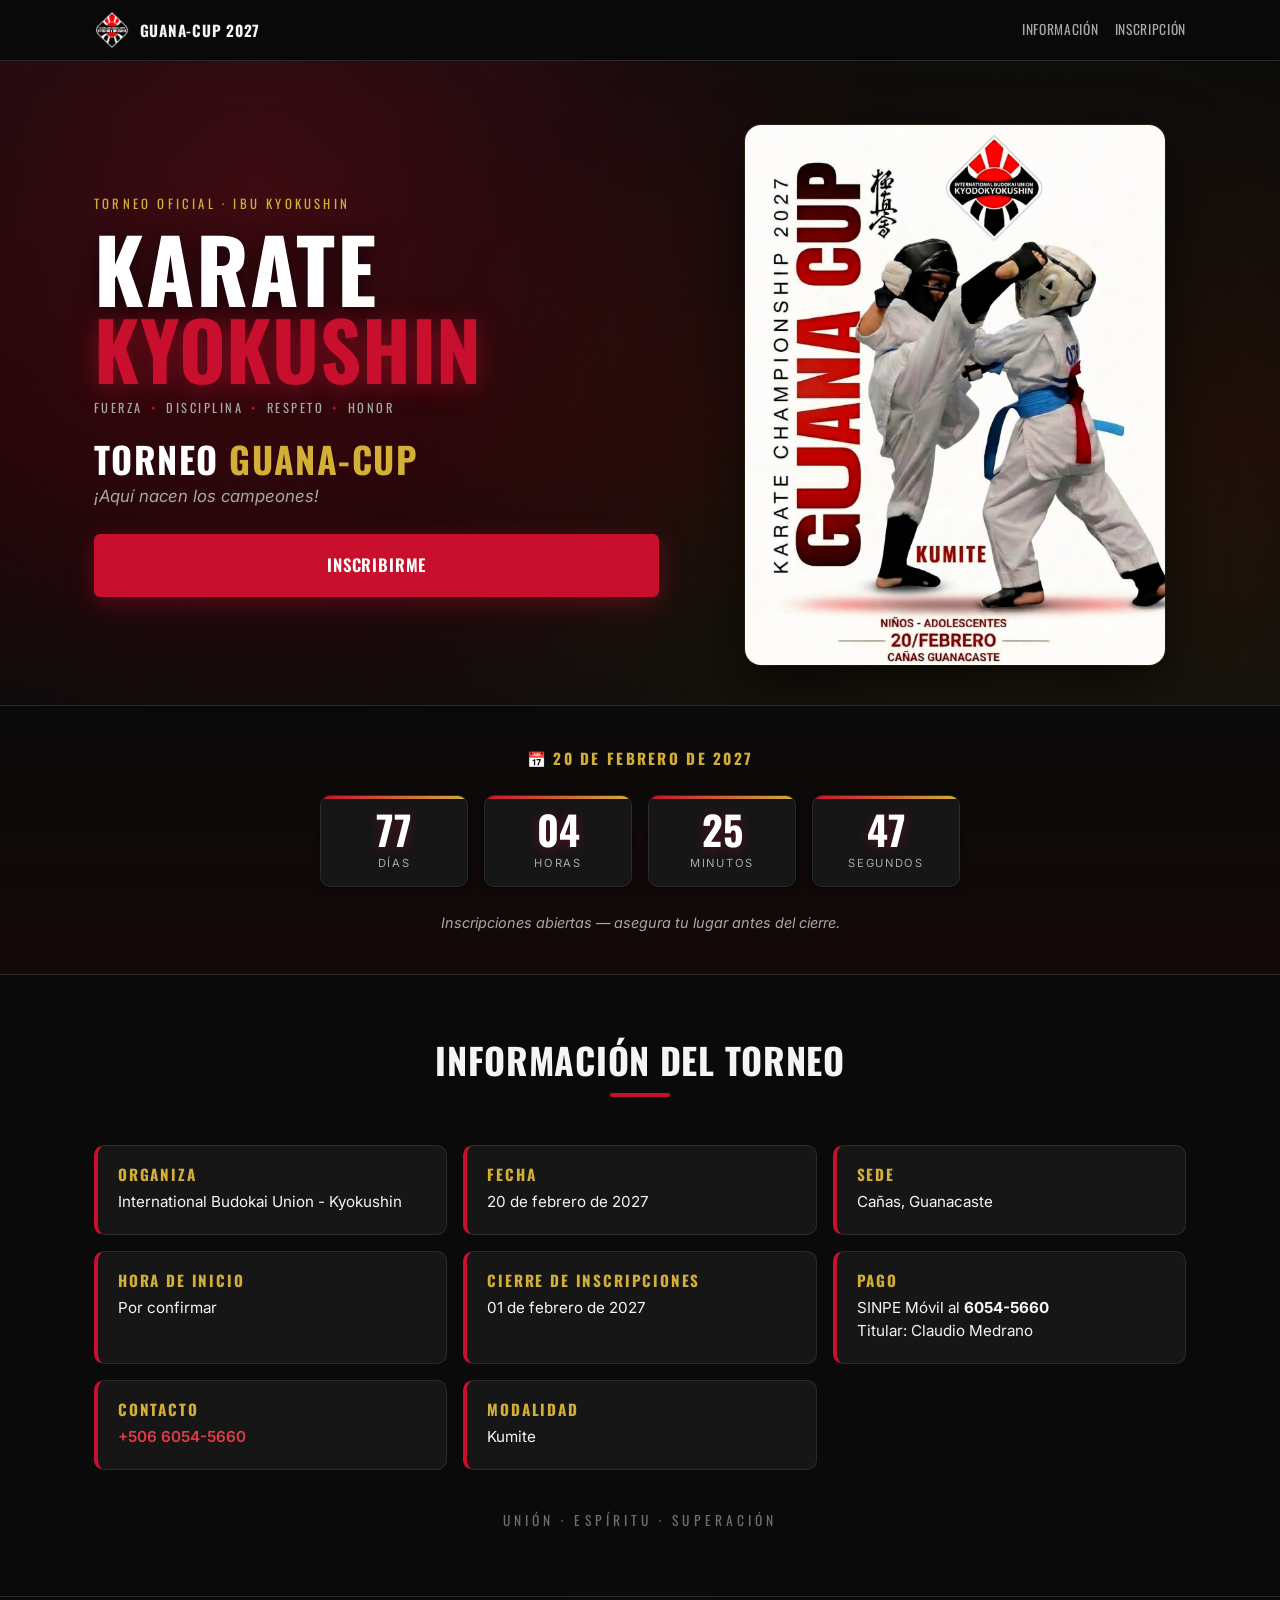
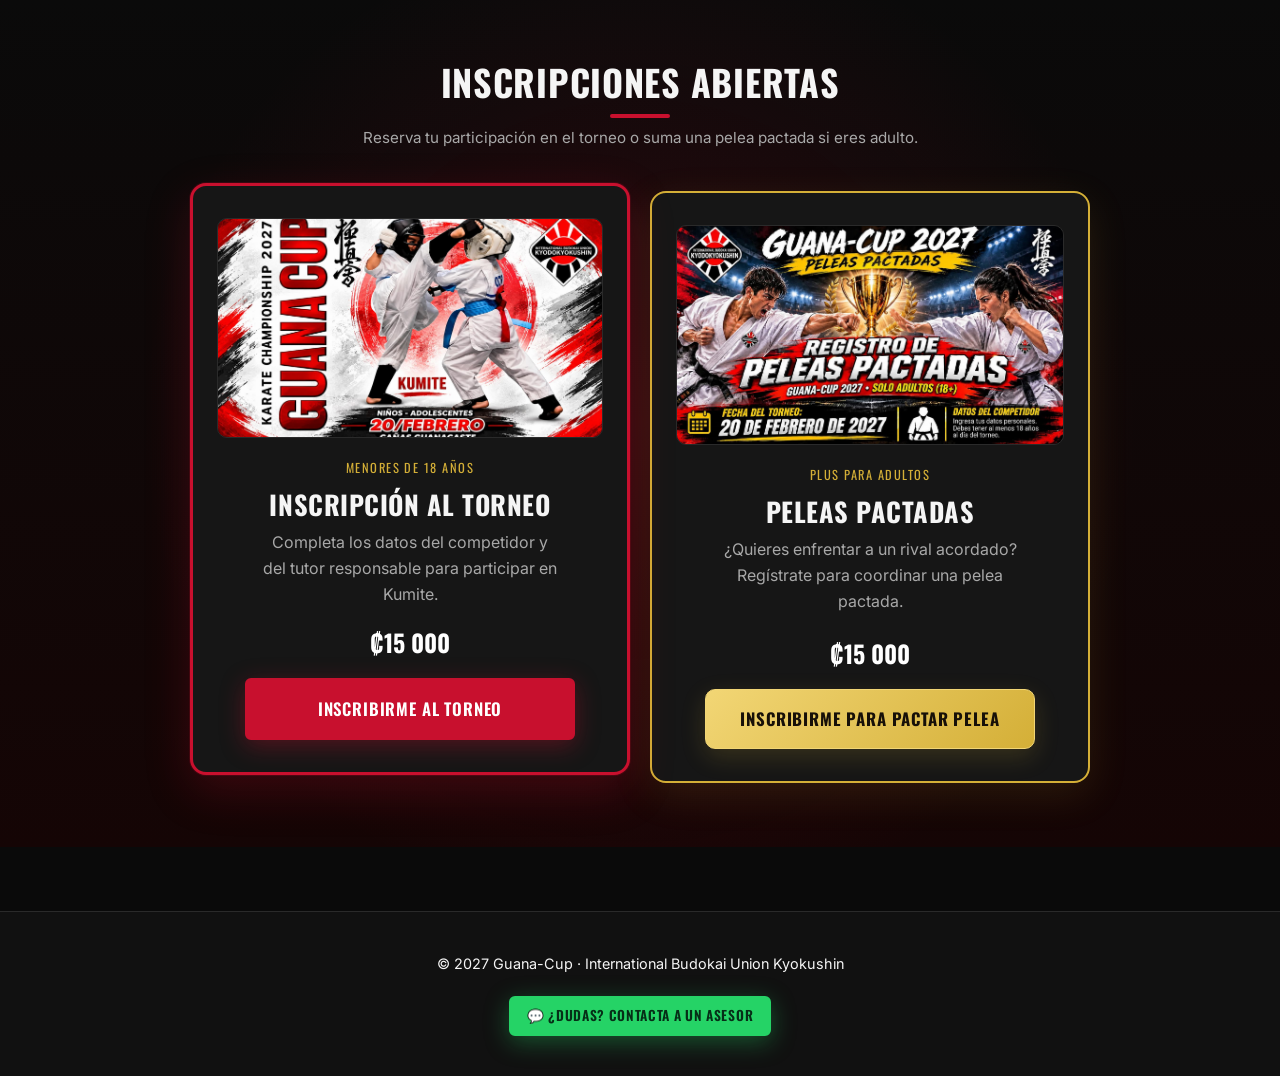
<file: index.html>
<!DOCTYPE html>
<html lang="es">
<head>
    <meta charset="UTF-8" />
    <meta name="viewport" content="width=device-width, initial-scale=1.0" />
    <meta name="description" content="Guana-Cup 2027 - Información y inscripción al torneo de Karate Kyokushin" />
    <meta name="theme-color" content="#0a0a0a" />
    <title>Guana-Cup 2027 | Torneo de Karate Kyokushin</title>
    <meta property="og:title" content="Guana-Cup 2027 | Torneo de Karate Kyokushin" />
    <meta property="og:description" content="Información y inscripción al Torneo Guana-Cup 2027" />
    <meta property="og:image" content="https://karate.innocr.com/assets/img/afiche.jpg" />
    <meta property="og:type" content="website" />
    <link rel="icon" type="image/x-icon" href="assets/img/favicon.ico" />
    <link rel="preconnect" href="https://fonts.googleapis.com" />
    <link rel="preconnect" href="https://fonts.gstatic.com" crossorigin />
    <link href="https://fonts.googleapis.com/css2?family=Oswald:wght@400;500;600;700&family=Inter:wght@400;500;600;700&display=swap" rel="stylesheet" />
    <link rel="stylesheet" href="css/styles.css" />
    <link rel="stylesheet" href="css/landing.css" />
</head>
<body>
    <header class="site-header">
        <div class="container header-inner">
            <a href="index.html" class="brand">
                <img src="assets/img/logo-ibu.png" alt="IBU Kyokushin" class="brand-logo" />
                <span class="brand-text">Guana-Cup 2027</span>
            </a>
            <nav class="site-nav">
                <a href="#info" class="nav-link">Información</a>
                <a href="#inscripcion" class="nav-link">Inscripción</a>
            </nav>
        </div>
    </header>

    <main>
        <section class="hero" id="hero">
            <div class="hero-bg" aria-hidden="true"></div>
            <div class="container hero-inner">
                <div class="hero-content">
                    <p class="hero-eyebrow">Torneo Oficial · IBU Kyokushin</p>
                    <h1 class="hero-title"><span class="hero-title-line1">KARATE</span><span class="hero-title-line2">KYOKUSHIN</span></h1>
                    <p class="hero-values"><span>Fuerza</span><span class="dot">•</span><span>Disciplina</span><span class="dot">•</span><span>Respeto</span><span class="dot">•</span><span>Honor</span></p>
                    <h2 class="hero-torneo">Torneo <strong>Guana-Cup</strong></h2>
                    <p class="hero-slogan">¡Aquí nacen los campeones!</p>
                    <div class="hero-cta">
                        <a class="btn btn-primary btn-lg" href="#inscripcion">Inscribirme</a>
                    </div>
                </div>
                <div class="hero-poster"><img src="assets/img/poster.jpg" alt="Póster oficial Torneo Guana-Cup 2027" /></div>
            </div>
        </section>

        <section class="contador-section" id="contador">
            <div class="container">
                <p class="contador-fecha">📅 <strong id="contadorFecha">20 de febrero de 2027</strong></p>
                <div class="contador-grid" id="contadorGrid">
                    <div class="contador-item"><span class="contador-num" id="cdDias">--</span><span class="contador-label">Días</span></div>
                    <div class="contador-item"><span class="contador-num" id="cdHoras">--</span><span class="contador-label">Horas</span></div>
                    <div class="contador-item"><span class="contador-num" id="cdMinutos">--</span><span class="contador-label">Minutos</span></div>
                    <div class="contador-item"><span class="contador-num" id="cdSegundos">--</span><span class="contador-label">Segundos</span></div>
                </div>
                <p class="contador-estado" id="contadorEstado"></p>
            </div>
        </section>

        <section class="info-section" id="info">
            <div class="container">
                <h2 class="section-title">Información del torneo</h2>
                <div class="info-grid">
                    <article class="info-card"><h3>Organiza</h3><p id="infoOrganizacion">International Budokai Union — Kyokushin</p></article>
                    <article class="info-card"><h3>Fecha</h3><p id="infoFecha">20 de febrero de 2027</p></article>
                    <article class="info-card"><h3>Sede</h3><p>Cañas, Guanacaste</p></article>
                    <article class="info-card"><h3>Hora de inicio</h3><p id="infoHora">Por confirmar</p></article>
                    <article class="info-card"><h3>Cierre de inscripciones</h3><p id="infoCierre">13 de febrero de 2027</p></article>
                    <article class="info-card"><h3>Pago</h3><p>SINPE Móvil al <strong id="infoSinpe">6054-5660</strong><br />Titular: <span id="infoTitular">Claudio Medrano</span></p></article>
                    <article class="info-card"><h3>Contacto</h3><p><a id="infoWhatsapp" href="#" target="_blank" rel="noopener">WhatsApp organizador</a></p></article>
                    <article class="info-card"><h3>Modalidad</h3><p id="infoCategoria">Kumite</p></article>
                </div>
                <div class="valores-tag"><span>Unión</span> · <span>Espíritu</span> · <span>Superación</span></div>
            </div>
        </section>

        <section class="inscripcion-section" id="inscripcion">
            <div class="container">
                <h2 class="section-title">Inscripciones abiertas</h2>
                <p class="section-sub">Reserva tu participación en el torneo o suma una pelea pactada si eres adulto.</p>
                <div class="inscripcion-grid">
                    <article class="inscripcion-card inscripcion-card-principal">
                        <img class="inscripcion-afiche" src="assets/img/afiche.jpg" alt="Afiche del torneo para competidores menores" />
                        <span class="inscripcion-etiqueta">Menores de 18 años</span>
                        <h3>Inscripción al torneo</h3>
                        <p>Completa los datos del competidor y del tutor responsable para participar en Kumite.</p>
                        <strong class="inscripcion-precio" id="precioMenores">₡15.000</strong>
                        <a class="btn btn-primary btn-lg inscripcion-boton" href="Menores/">Inscribirme al torneo</a>
                    </article>
                    <article class="inscripcion-card inscripcion-card-adultos">
                        <img class="inscripcion-afiche" src="assets/img/afiche2.jpg" alt="Afiche de peleas pactadas para adultos" />
                        <span class="inscripcion-etiqueta">Plus para adultos</span>
                        <h3>Peleas pactadas</h3>
                        <p>¿Quieres enfrentar a un rival acordado? Regístrate para coordinar una pelea pactada.</p>
                        <strong class="inscripcion-precio" id="precioAdultos">₡15.000</strong>
                        <a class="btn btn-gold btn-lg inscripcion-boton" href="Adultos/">Inscribirme para pactar pelea</a>
                    </article>
                </div>
            </div>
        </section>
    </main>

    <footer class="site-footer">
        <div class="container footer-inner">
            <p>© 2027 Guana-Cup · International Budokai Union Kyokushin</p>
            <a class="btn btn-whatsapp btn-sm" id="btnContactarAsesorFooter" href="#">💬 ¿Dudas? Contacta a un asesor</a>
        </div>
    </footer>

    <script src="data/config.js"></script>
    <script src="js/config.js"></script>
    <script src="js/contador.js"></script>
</body>
</html>
</file>
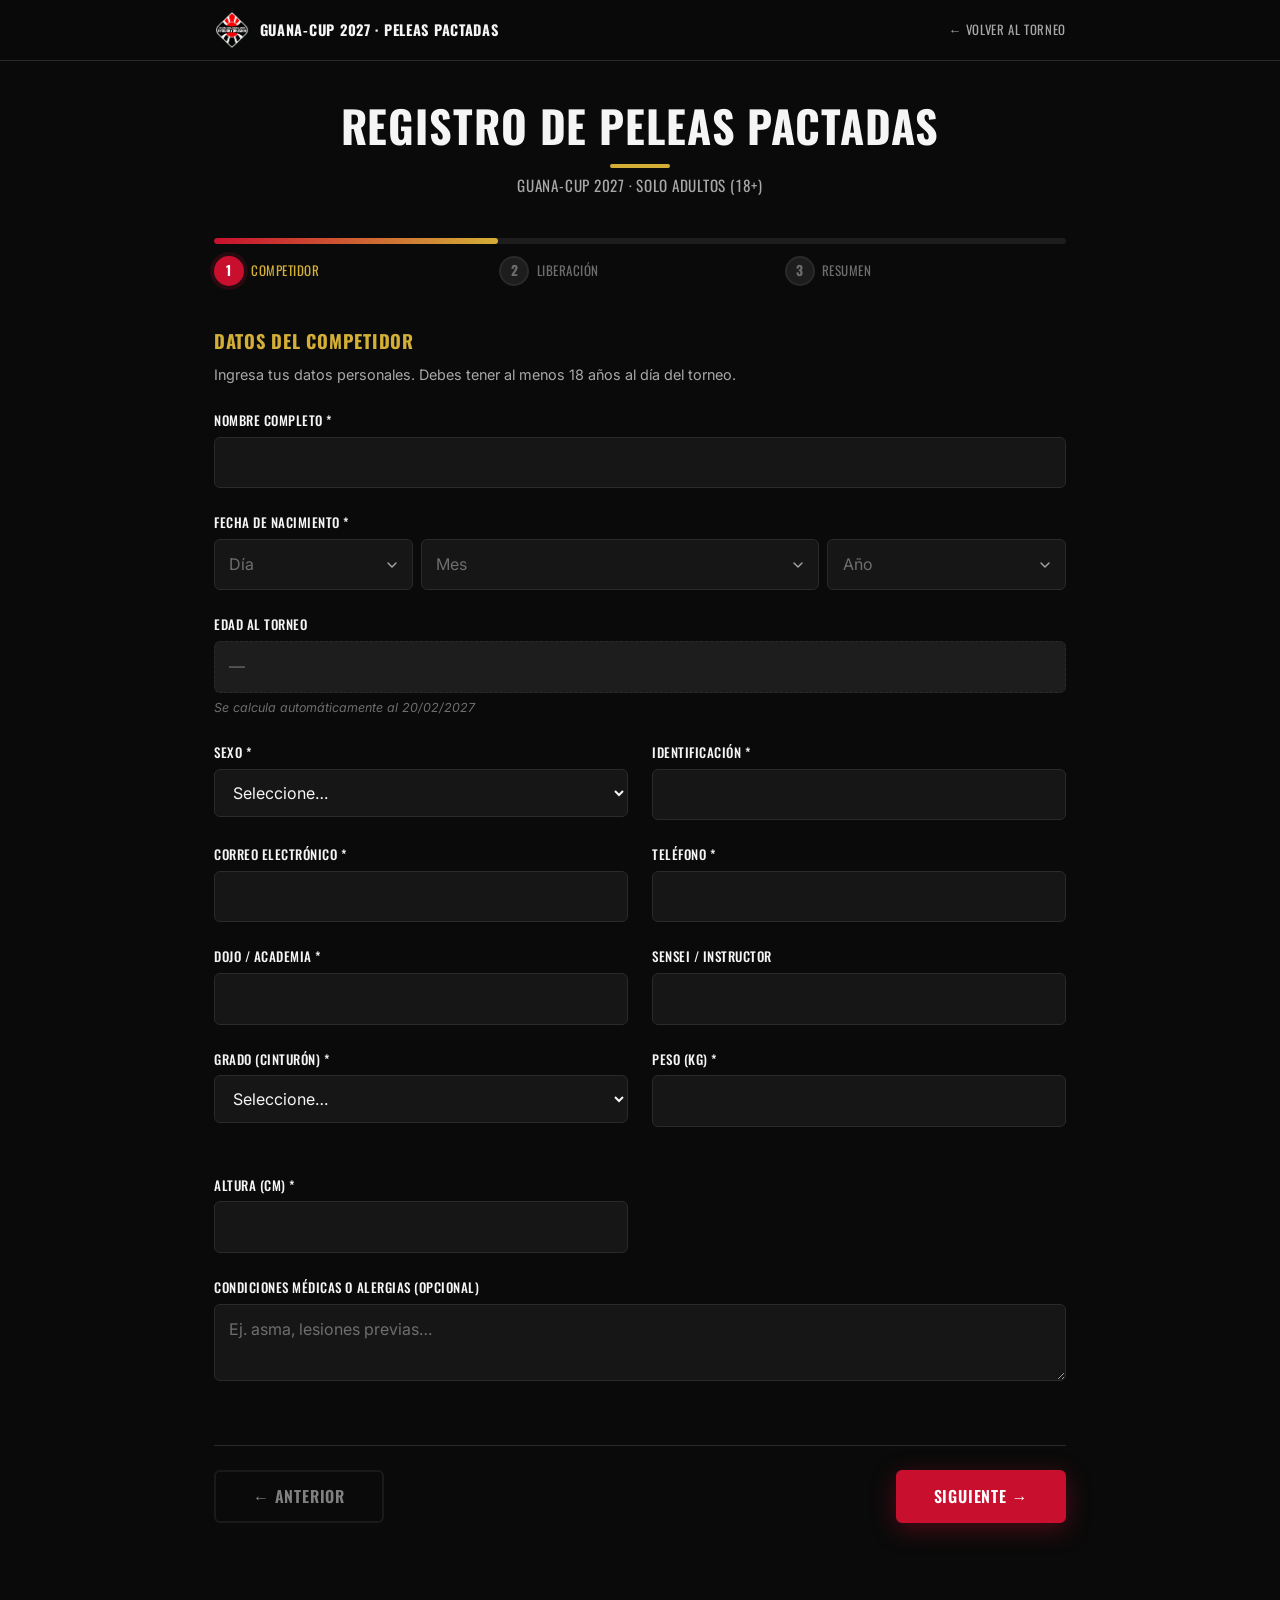
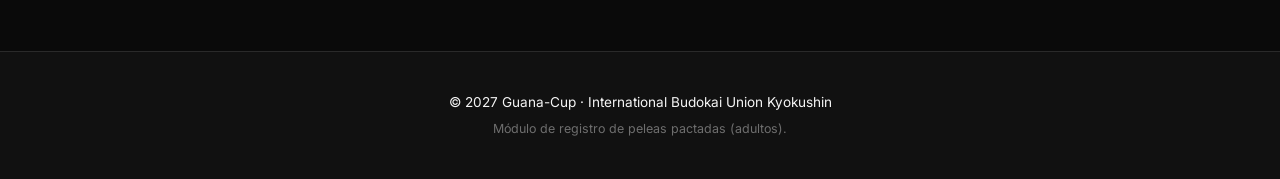
<file: Adultos/index.html>
<!DOCTYPE html>
<html lang="es">

<head>
    <meta charset="UTF-8" />
    <meta name="viewport" content="width=device-width, initial-scale=1.0" />
    <meta name="description" content="Registro de Peleas Pactadas - Guana-Cup 2027 (adultos 18+)" />
    <meta name="theme-color" content="#0a0a0a" />

    <title>Peleas Pactadas | Guana-Cup 2027</title>

    <!-- Etiquetas Open Graph para WhatsApp -->
    <meta property="og:title" content="Registro de Adultos" />
    <meta property="og:description" content="Inscripción al Registro de Adultos - Peleas Pactadas - Guana - Cup 2027" />
    <meta property="og:image" content="https://karate.innocr.com/assets/img/afiche2.jpg" />
    <meta property="og:type" content="website" />

    <!-- Favicon (assets compartidos) -->
    <link rel="icon" type="image/x-icon" href="../assets/img/favicon.ico" />

    <!-- Fuentes -->
    <link rel="preconnect" href="https://fonts.googleapis.com" />
    <link rel="preconnect" href="https://fonts.gstatic.com" crossorigin />
    <link
        href="https://fonts.googleapis.com/css2?family=Oswald:wght@400;500;600;700&family=Inter:wght@400;500;600;700&display=swap"
        rel="stylesheet" />

    <!-- CSS del módulo -->
    <link rel="stylesheet" href="css/base.css" />
    <link rel="stylesheet" href="css/formulario.css" />
    <link rel="stylesheet" href="css/confirmacion.css" />
</head>

<body>

    <!-- ============================================= -->
    <!-- HEADER DEL MÓDULO                              -->
    <!-- ============================================= -->
    <header class="gc2-header">
        <div class="container gc2-header-inner">
            <a href="../index.html" class="gc2-brand">
                <img src="../assets/img/logo-ibu.png" alt="IBU Kyokushin" class="gc2-logo" />
                <span>Guana-Cup 2027 · Peleas Pactadas</span>
            </a>
            <a href="../index.html" class="gc2-back">← Volver al torneo</a>
        </div>
    </header>

    <!-- ============================================= -->
    <!-- VISTA 1: FORMULARIO (3 PASOS)                  -->
    <!-- ============================================= -->
    <main id="vista-formulario-adultos" class="vista vista-activa">

        <div class="container formulario-wrap">

            <header class="formulario-header">
                <h1>Registro de Peleas Pactadas</h1>
                <p>Guana-Cup 2027 · Solo adultos (18+)</p>
            </header>

            <!-- Barra de progreso (3 pasos) -->
            <div class="progress-wrap" aria-label="Progreso de registro">
                <div class="progress-bar">
                    <div class="progress-fill" id="progressFillAdultos" style="width: 33.33%"></div>
                </div>
                <ol class="progress-steps">
                    <li class="step active" data-step="1"><span>1</span> Competidor</li>
                    <li class="step" data-step="2"><span>2</span> Liberación</li>
                    <li class="step" data-step="3"><span>3</span> Resumen</li>
                </ol>
            </div>

            <!-- Mensaje de inscripciones cerradas -->
            <div class="aviso aviso-warning" id="avisoCerrado" hidden>
                Las inscripciones de peleas pactadas están cerradas. Contacta al organizador por WhatsApp.
            </div>

            <form id="formAdultos" novalidate>

                <!-- ============================================= -->
                <!-- PASO 1: DATOS DEL COMPETIDOR                  -->
                <!-- ============================================= -->
                <fieldset class="paso activo" data-paso="1">
                    <legend>Datos del competidor</legend>
                    <p class="paso-desc">Ingresa tus datos personales. Debes tener al menos 18 años al día del torneo.
                    </p>

                    <div class="campo">
                        <label for="ad_nombreCompleto">Nombre completo *</label>
                        <input type="text" id="ad_nombreCompleto" name="ad_nombreCompleto" autocomplete="name"
                            required />
                        <small class="error-msg"></small>
                    </div>

                    <!-- Fecha de nacimiento: 3 selects -->
                    <div class="campo">
                        <label>Fecha de nacimiento *</label>
                        <div class="fecha-selects">
                            <select id="ad_diaNacimiento" name="ad_diaNacimiento" required>
                                <option value="">Día</option>
                            </select>
                            <select id="ad_mesNacimiento" name="ad_mesNacimiento" required>
                                <option value="">Mes</option>
                                <option value="01">Enero</option>
                                <option value="02">Febrero</option>
                                <option value="03">Marzo</option>
                                <option value="04">Abril</option>
                                <option value="05">Mayo</option>
                                <option value="06">Junio</option>
                                <option value="07">Julio</option>
                                <option value="08">Agosto</option>
                                <option value="09">Setiembre</option>
                                <option value="10">Octubre</option>
                                <option value="11">Noviembre</option>
                                <option value="12">Diciembre</option>
                            </select>
                            <select id="ad_anioNacimiento" name="ad_anioNacimiento" required>
                                <option value="">Año</option>
                            </select>
                        </div>
                        <input type="hidden" id="ad_fechaNacimiento" name="ad_fechaNacimiento" />
                        <small class="error-msg"></small>
                    </div>

                    <div class="campo">
                        <label for="ad_edadCalculada">Edad al torneo</label>
                        <input type="text" id="ad_edadCalculada" name="ad_edadCalculada" readonly placeholder="—" />
                        <small class="hint">Se calcula automáticamente al 20/02/2027</small>
                    </div>

                    <div class="campo-row">
                        <div class="campo">
                            <label for="ad_sexo">Sexo *</label>
                            <select id="ad_sexo" name="ad_sexo" required>
                                <option value="">Seleccione…</option>
                                <option value="M">Masculino</option>
                                <option value="F">Femenino</option>
                            </select>
                            <small class="error-msg"></small>
                        </div>
                        <div class="campo">
                            <label for="ad_identificacion">Identificación *</label>
                            <input type="text" id="ad_identificacion" name="ad_identificacion" required />
                            <small class="error-msg"></small>
                        </div>
                    </div>

                    <div class="campo-row">
                        <div class="campo">
                            <label for="ad_email">Correo electrónico *</label>
                            <input type="email" id="ad_email" name="ad_email" autocomplete="email" required />
                            <small class="error-msg"></small>
                        </div>
                        <div class="campo">
                            <label for="ad_telefono">Teléfono *</label>
                            <input type="tel" id="ad_telefono" name="ad_telefono" autocomplete="tel" required />
                            <small class="error-msg"></small>
                        </div>
                    </div>

                    <div class="campo-row">
                        <div class="campo">
                            <label for="ad_dojo">Dojo / Academia *</label>
                            <input type="text" id="ad_dojo" name="ad_dojo" required />
                            <small class="error-msg"></small>
                        </div>
                        <div class="campo">
                            <label for="ad_sensei">Sensei / Instructor</label>
                            <input type="text" id="ad_sensei" name="ad_sensei" />
                        </div>
                    </div>

                    <div class="campo-row">
                        <div class="campo">
                            <label for="ad_grado">Grado (cinturón) *</label>
                            <select id="ad_grado" name="ad_grado" required>
                                <option value="">Seleccione…</option>
                                <option value="Blanco (Mukyu / Sin grado)">Blanco (Mukyu / Sin grado)</option>
                                <option value="10º Kyu - Naranja">10º Kyu - Naranja</option>
                                <option value="9º Kyu - Naranja con raya">9º Kyu - Naranja con raya</option>
                                <option value="8º Kyu - Azul">8º Kyu - Azul</option>
                                <option value="7º Kyu - Azul con raya">7º Kyu - Azul con raya</option>
                                <option value="6º Kyu - Amarillo">6º Kyu - Amarillo</option>
                                <option value="5º Kyu - Amarillo con raya">5º Kyu - Amarillo con raya</option>
                                <option value="4º Kyu - Verde">4º Kyu - Verde</option>
                                <option value="3º Kyu - Verde con raya">3º Kyu - Verde con raya</option>
                                <option value="2º Kyu - Marrón">2º Kyu - Marrón</option>
                                <option value="1º Kyu - Marrón con raya">1º Kyu - Marrón con raya</option>
                                <option value="1º Dan - Negro">1º Dan - Negro</option>
                                <option value="2º Dan - Negro">2º Dan - Negro</option>
                                <option value="3º Dan - Negro">3º Dan - Negro</option>
                                <option value="4º Dan - Negro">4º Dan - Negro</option>
                                <option value="5º Dan - Negro">5º Dan - Negro</option>
                            </select>
                            <small class="error-msg"></small>
                        </div>
                        <div class="campo">
                            <label for="ad_peso">Peso (kg) *</label>
                            <input type="number" id="ad_peso" name="ad_peso" min="20" max="200" step="0.1" required />
                            <small class="error-msg"></small>
                        </div>
                        <div class="campo">
                            <label for="ad_altura">Altura (cm) *</label>
                            <input type="number" id="ad_altura" name="ad_altura" step="1" required />
                            <small class="error-msg"></small>
                        </div>
                    </div>

                    <div class="campo">
                        <label for="ad_condiciones">Condiciones médicas o alergias (opcional)</label>
                        <textarea id="ad_condiciones" name="ad_condiciones" rows="2"
                            placeholder="Ej. asma, lesiones previas…"></textarea>
                    </div>

                    <div class="aviso aviso-error" id="ad_avisoEdad" hidden>
                        Debes ser mayor de 18 años al día del torneo para este registro.
                    </div>
                </fieldset>

                <!-- ============================================= -->
                <!-- PASO 2: LIBERACIÓN DE RESPONSABILIDAD         -->
                <!-- ============================================= -->
                <fieldset class="paso" data-paso="2">
                    <legend>Liberación de responsabilidad</legend>
                    <p class="paso-desc">Lee el texto completo, dibuja tu firma y acepta para continuar.</p>

                    <!-- Texto legal (lo llena liberacion.js) -->
                    <div class="liberacion-texto" id="liberacionTexto">
                        <p class="loading">Cargando texto de liberación…</p>
                    </div>

                    <!-- Datos del firmante (readonly, auto-rellenados del Paso 1) -->
                    <div class="campo">
                        <label for="ad_firmaNombre">Firmante (responsable)</label>
                        <input type="text" id="ad_firmaNombre" name="ad_firmaNombre" readonly disabled />
                        <small class="hint">Se toma del Paso 1 — como adulto eres responsable de tus actos.</small>
                        <small class="error-msg"></small>
                    </div>

                    <div class="campo">
                        <label for="ad_firmaIdentificacion">Identificación del firmante</label>
                        <input type="text" id="ad_firmaIdentificacion" name="ad_firmaIdentificacion" readonly
                            disabled />
                        <small class="error-msg"></small>
                    </div>

                    <!-- Canvas de firma -->
                    <div class="campo">
                        <label>Firma digital *</label>
                        <div class="firma-wrap" id="ad_firmaWrap">
                            <canvas id="ad_firmaCanvas" width="600" height="180"></canvas>
                            <button type="button" class="btn btn-ghost btn-sm" id="ad_btnLimpiarFirma">
                                🗑️ Limpiar firma
                            </button>
                        </div>
                        <small class="hint">Dibuja tu firma con el dedo o el mouse</small>
                        <small class="error-msg" id="ad_firmaError"></small>
                    </div>

                    <!-- Check de aceptación -->
                    <div class="campo-check">
                        <input type="checkbox" id="ad_aceptoLiberacion" name="ad_aceptoLiberacion" required />
                        <label for="ad_aceptoLiberacion">
                            He leído y acepto los términos de la liberación de responsabilidad. *
                        </label>
                        <small class="error-msg"></small>
                    </div>
                </fieldset>

                <!-- ============================================= -->
                <!-- PASO 3: RESUMEN + CONFIRMAR                   -->
                <!-- ============================================= -->
                <fieldset class="paso" data-paso="3">
                    <legend>Resumen del registro</legend>
                    <p class="paso-desc">Revisa que todo esté correcto antes de confirmar.</p>

                    <div class="resumen" id="resumenAdultos">
                        <!-- Se genera por JS -->
                    </div>
                </fieldset>

                <!-- ============================================= -->
                <!-- NAVEGACIÓN                                     -->
                <!-- ============================================= -->
                <div class="form-nav">
                    <button type="button" class="btn btn-outline" id="btnAnteriorAdultos" disabled>
                        ← Anterior
                    </button>
                    <button type="button" class="btn btn-primary" id="btnSiguienteAdultos">
                        Siguiente →
                    </button>
                    <button type="button" class="btn btn-success" id="btnConfirmarAdultos" hidden>
                        ✔ Confirmar registro
                    </button>
                </div>

            </form>
        </div>
    </main>

    <!-- ============================================= -->
    <!-- VISTA 2: CONFIRMACIÓN                          -->
    <!-- ============================================= -->
    <main id="vista-confirmacion-adultos" class="vista">
        <div class="container confirmacion-wrap">

            <div class="confirmacion-icon" aria-hidden="true">✅</div>
            <h1>¡Registro enviado!</h1>
            <p class="confirmacion-sub">Guarda tu folio y adjunta tu liberación en WhatsApp.</p>

            <div class="folio-box">
                <span>Folio</span>
                <strong id="folioTextoAdultos">—</strong>
            </div>

            <div class="resumen-final" id="resumenFinalAdultos">
                <!-- Se genera por JS -->
            </div>

            <div class="total-final">
                <span>Total a pagar:</span>
                <strong id="totalFinalAdultos">₡0</strong>
            </div>

            <div class="sinpe-box">
                <h3>Pago por SINPE Móvil</h3>
                <p>
                    Número: <strong id="sinpeNumeroAdultos">—</strong><br />
                    Titular: <strong id="sinpeTitularAdultos">—</strong>
                </p>
            </div>

            <div class="confirmacion-acciones">
                <button class="btn btn-outline btn-lg" id="btnDescargarLiberacion">
                    📄 Descargar de nuevo mi liberación
                </button>
                <button class="btn btn-primary btn-lg" id="btnWhatsappAdultos">
                    💬 Coordinar por WhatsApp
                </button>
            </div>

            <p class="confirmacion-nota">
                <strong>Importante:</strong> tu liberación en PDF se descargó automáticamente.
                Adjúntala en WhatsApp junto con el mensaje antes de enviarlo.
            </p>

            <a href="../index.html" class="btn btn-ghost">← Volver al sitio del torneo</a>
        </div>
    </main>

    <!-- ============================================= -->
    <!-- FOOTER DEL MÓDULO                              -->
    <!-- ============================================= -->
    <footer class="gc2-footer">
        <div class="container">
            <p>© 2027 Guana-Cup · International Budokai Union Kyokushin</p>
            <p style="font-size:.78rem;color:var(--color-text-dim);margin-top:.3rem;">
                Módulo de registro de peleas pactadas (adultos).
            </p>
        </div>
    </footer>

    <div class="modal-espera" id="modalEspera" role="dialog" aria-modal="true" aria-labelledby="modalEsperaTitulo" aria-describedby="modalEsperaTexto" hidden>
        <div class="modal-espera-contenido">
            <span class="modal-espera-spinner" aria-hidden="true"></span>
            <h2 id="modalEsperaTitulo">Enviando registro</h2>
            <p id="modalEsperaTexto">Estamos guardando tus datos. Por favor, espera y no cierres esta página.</p>
        </div>
    </div>

    <!-- ============================================= -->
    <!-- LIBRERÍAS (antes que los scripts del módulo)   -->
    <!-- ============================================= -->
    <script src="../libs/jspdf.umd.min.js"></script>

    <!-- ============================================= -->
    <!-- SCRIPTS DEL MÓDULO (orden importa)             -->
    <!-- ============================================= -->
    <script src="../data/config.js"></script>
    <script src="data/config.js"></script>
    <script src="data/liberacion-texto.js"></script>
    <script src="js/config.js"></script>
    <script src="js/navegacion.js"></script>
    <script src="js/liberacion.js"></script>
    <script src="js/pdf.js"></script>
    <script src="js/whatsapp.js"></script>
    <script src="js/formulario.js"></script>

</body>

</html>
</file>
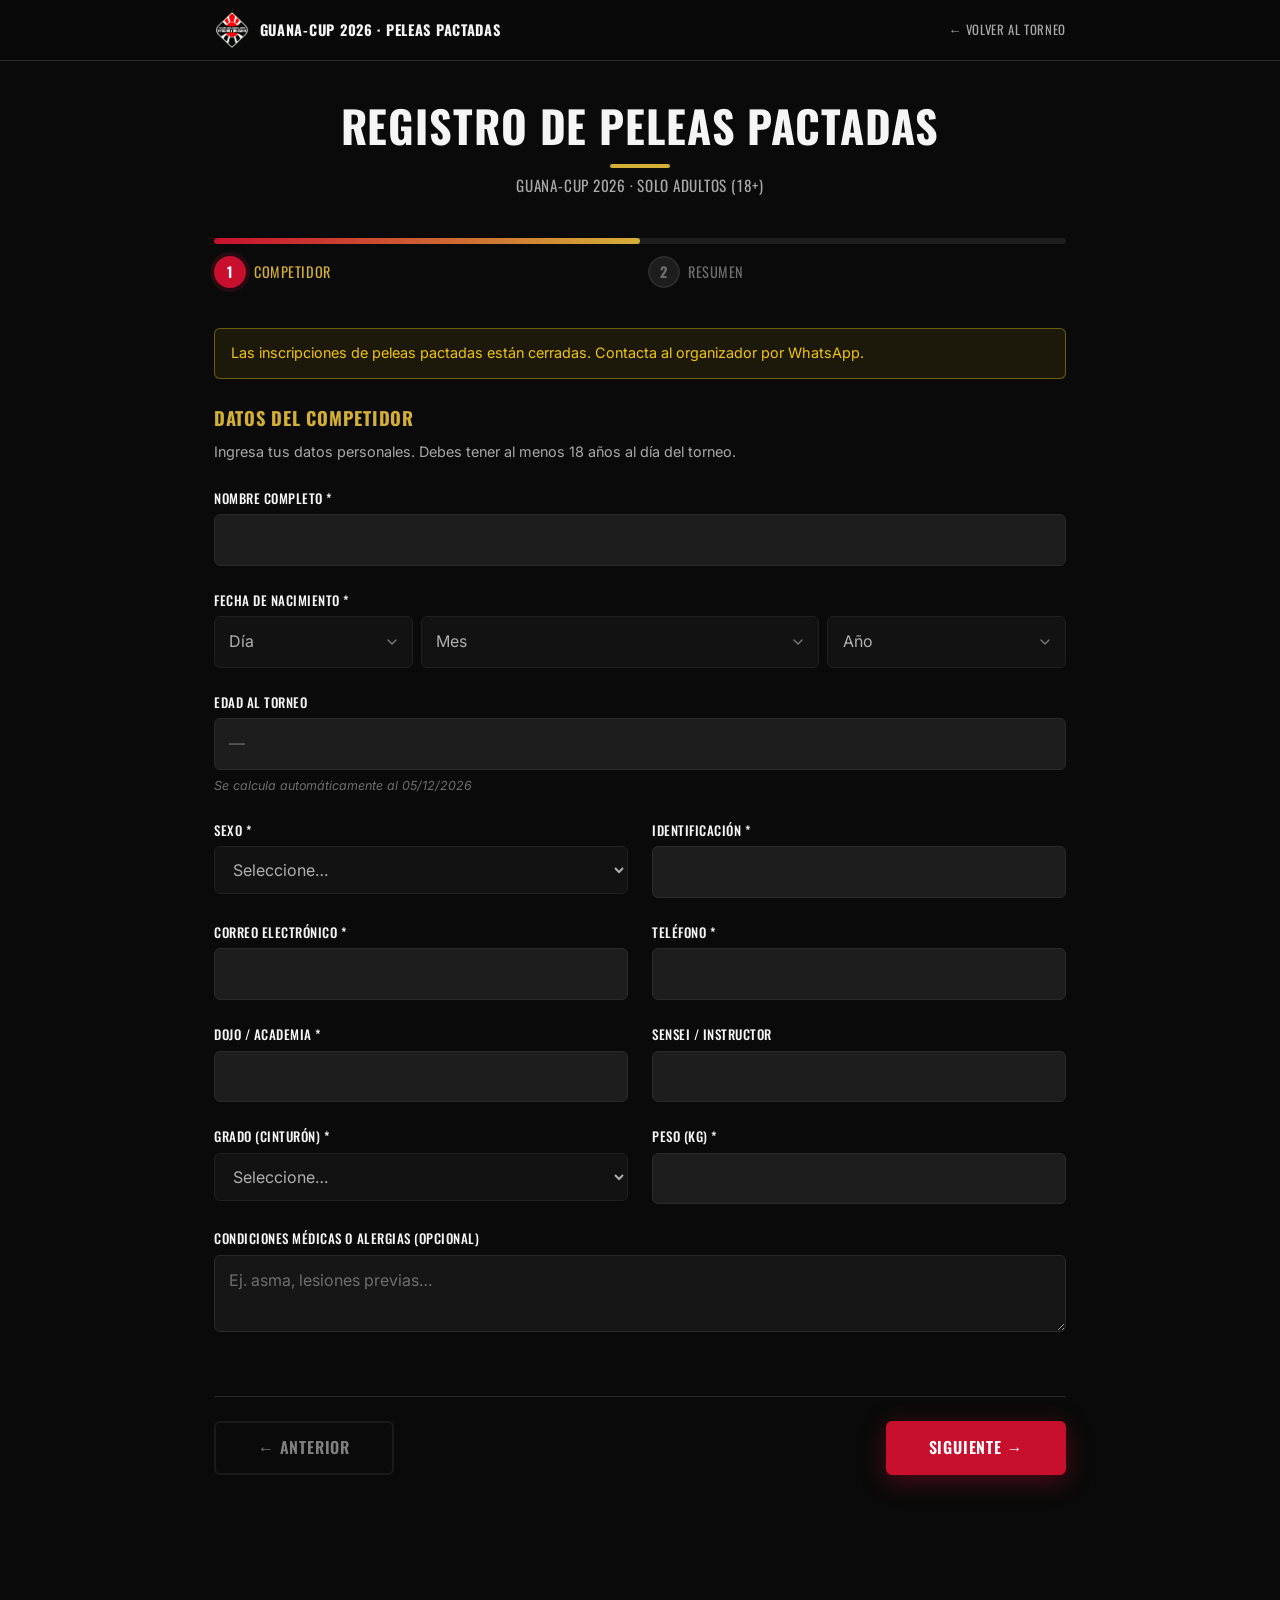
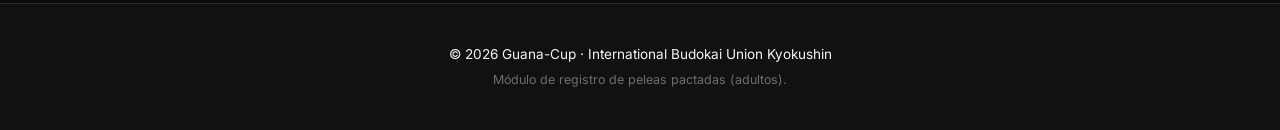
<file: GuanaCop2/index.html>
<!DOCTYPE html>
<html lang="es">

<head>
    <meta charset="UTF-8" />
    <meta name="viewport" content="width=device-width, initial-scale=1.0" />
    <meta name="description" content="Registro de Adultos - Peleas Pactadas" />
    <meta name="theme-color" content="#0a0a0a" />

    <title>Peleas Pactadas | Guana-Cup 2027</title>

    <!-- Etiquetas Open Graph para WhatsApp -->
    <meta property="og:title" content="Registro de Adultos">
    <meta property="og:description"
        content="Inscripción al Registro de Adultos - Peleas Pactadas. Guana-Cup 2027 - Kyokushin IBU. 20 de febrero de 2027. ¡Aquí nacen los campeones!">
    <meta property="og:image" content="https://karate.innocr.com/assets/img/afiche2.jpg">
    <meta property="og:type" content="website">

    <!-- Favicon (assets compartidos) -->
    <link rel="icon" type="image/x-icon" href="../assets/img/favicon.ico" />

    <!-- Fuentes -->
    <link rel="preconnect" href="https://fonts.googleapis.com" />
    <link rel="preconnect" href="https://fonts.gstatic.com" crossorigin />
    <link
        href="https://fonts.googleapis.com/css2?family=Oswald:wght@400;500;600;700&family=Inter:wght@400;500;600;700&display=swap"
        rel="stylesheet" />

    <!-- CSS del módulo -->
    <link rel="stylesheet" href="css/base.css" />
    <link rel="stylesheet" href="css/formulario.css" />
    <link rel="stylesheet" href="css/confirmacion.css" />
</head>

<body>

    <!-- ============================================= -->
    <!-- HEADER DEL MÓDULO                              -->
    <!-- ============================================= -->
    <header class="gc2-header">
        <div class="container gc2-header-inner">
            <a href="../index.html" class="gc2-brand">
                <img src="../assets/img/logo-ibu.png" alt="IBU Kyokushin" class="gc2-logo" />
                <span>Guana-Cup 2026 · Peleas Pactadas</span>
            </a>
            <a href="../index.html" class="gc2-back">← Volver al torneo</a>
        </div>
    </header>

    <!-- ============================================= -->
    <!-- VISTA 1: FORMULARIO (2 PASOS)                  -->
    <!-- ============================================= -->
    <main id="vista-formulario-adultos" class="vista vista-activa">

        <div class="container formulario-wrap">

            <header class="formulario-header">
                <h1>Registro de Peleas Pactadas</h1>
                <p>Guana-Cup 2026 · Solo adultos (18+)</p>
            </header>

            <!-- Barra de progreso (2 pasos) -->
            <div class="progress-wrap" aria-label="Progreso de registro">
                <div class="progress-bar">
                    <div class="progress-fill" id="progressFillAdultos" style="width: 50%"></div>
                </div>
                <ol class="progress-steps">
                    <li class="step active" data-step="1"><span>1</span> Competidor</li>
                    <li class="step" data-step="2"><span>2</span> Resumen</li>
                </ol>
            </div>

            <!-- Mensaje de inscripciones cerradas (oculto por defecto) -->
            <div class="aviso aviso-warning" id="avisoCerrado" hidden>
                Las inscripciones de peleas pactadas están cerradas. Contacta al organizador por WhatsApp.
            </div>

            <form id="formAdultos" novalidate>

                <!-- ============================================= -->
                <!-- PASO 1: DATOS DEL COMPETIDOR                  -->
                <!-- ============================================= -->
                <fieldset class="paso activo" data-paso="1">
                    <legend>Datos del competidor</legend>
                    <p class="paso-desc">Ingresa tus datos personales. Debes tener al menos 18 años al día del torneo.
                    </p>

                    <div class="campo">
                        <label for="ad_nombreCompleto">Nombre completo *</label>
                        <input type="text" id="ad_nombreCompleto" name="ad_nombreCompleto" autocomplete="name"
                            required />
                        <small class="error-msg"></small>
                    </div>

                    <!-- Fecha de nacimiento: 3 selects (día / mes / año) -->
                    <div class="campo">
                        <label>Fecha de nacimiento *</label>
                        <div class="fecha-selects">
                            <select id="ad_diaNacimiento" name="ad_diaNacimiento" required>
                                <option value="">Día</option>
                            </select>
                            <select id="ad_mesNacimiento" name="ad_mesNacimiento" required>
                                <option value="">Mes</option>
                                <option value="01">Enero</option>
                                <option value="02">Febrero</option>
                                <option value="03">Marzo</option>
                                <option value="04">Abril</option>
                                <option value="05">Mayo</option>
                                <option value="06">Junio</option>
                                <option value="07">Julio</option>
                                <option value="08">Agosto</option>
                                <option value="09">Setiembre</option>
                                <option value="10">Octubre</option>
                                <option value="11">Noviembre</option>
                                <option value="12">Diciembre</option>
                            </select>
                            <select id="ad_anioNacimiento" name="ad_anioNacimiento" required>
                                <option value="">Año</option>
                            </select>
                        </div>
                        <input type="hidden" id="ad_fechaNacimiento" name="ad_fechaNacimiento" />
                        <small class="error-msg"></small>
                    </div>

                    <div class="campo">
                        <label for="ad_edadCalculada">Edad al torneo</label>
                        <input type="text" id="ad_edadCalculada" name="ad_edadCalculada" readonly placeholder="—" />
                        <small class="hint">Se calcula automáticamente al 05/12/2026</small>
                    </div>

                    <div class="campo-row">
                        <div class="campo">
                            <label for="ad_sexo">Sexo *</label>
                            <select id="ad_sexo" name="ad_sexo" required>
                                <option value="">Seleccione…</option>
                                <option value="M">Masculino</option>
                                <option value="F">Femenino</option>
                            </select>
                            <small class="error-msg"></small>
                        </div>
                        <div class="campo">
                            <label for="ad_identificacion">Identificación *</label>
                            <input type="text" id="ad_identificacion" name="ad_identificacion" required />
                            <small class="error-msg"></small>
                        </div>
                    </div>

                    <div class="campo-row">
                        <div class="campo">
                            <label for="ad_email">Correo electrónico *</label>
                            <input type="email" id="ad_email" name="ad_email" autocomplete="email" required />
                            <small class="error-msg"></small>
                        </div>
                        <div class="campo">
                            <label for="ad_telefono">Teléfono *</label>
                            <input type="tel" id="ad_telefono" name="ad_telefono" autocomplete="tel" required />
                            <small class="error-msg"></small>
                        </div>
                    </div>

                    <div class="campo-row">
                        <div class="campo">
                            <label for="ad_dojo">Dojo / Academia *</label>
                            <input type="text" id="ad_dojo" name="ad_dojo" required />
                            <small class="error-msg"></small>
                        </div>
                        <div class="campo">
                            <label for="ad_sensei">Sensei / Instructor</label>
                            <input type="text" id="ad_sensei" name="ad_sensei" />
                        </div>
                    </div>

                    <div class="campo-row">
                        <div class="campo">
                            <label for="ad_grado">Grado (cinturón) *</label>
                            <select id="ad_grado" name="grado" required>
                                <option value="">Seleccione…</option>
                                <option value="Blanco (Mukyu / Sin grado)">Blanco (Mukyu / Sin grado)</option>
                                <option value="10º Kyu - Naranja">10º Kyu - Naranja</option>
                                <option value="9º Kyu - Naranja con raya">9º Kyu - Naranja con raya</option>
                                <option value="8º Kyu - Azul">8º Kyu - Azul</option>
                                <option value="7º Kyu - Azul con raya">7º Kyu - Azul con raya</option>
                                <option value="6º Kyu - Amarillo">6º Kyu - Amarillo</option>
                                <option value="5º Kyu - Amarillo con raya">5º Kyu - Amarillo con raya</option>
                                <option value="4º Kyu - Verde">4º Kyu - Verde</option>
                                <option value="3º Kyu - Verde con raya">3º Kyu - Verde con raya</option>
                                <option value="2º Kyu - Marrón">2º Kyu - Marrón</option>
                                <option value="1º Kyu - Marrón con raya">1º Kyu - Marrón con raya</option>
                                <option value="1º Dan - Negro">1º Dan - Negro</option>
                                <option value="2º Dan - Negro">2º Dan - Negro</option>
                                <option value="3º Dan - Negro">3º Dan - Negro</option>
                                <option value="4º Dan - Negro">4º Dan - Negro</option>
                                <option value="5º Dan - Negro">5º Dan - Negro</option>
                            </select>
                            <small class="error-msg"></small>
                        </div>
                        <div class="campo">
                            <label for="ad_peso">Peso (kg) *</label>
                            <input type="number" id="ad_peso" name="ad_peso" min="20" max="200" step="0.1" required />
                            <small class="error-msg"></small>
                        </div>
                    </div>

                    <div class="campo">
                        <label for="ad_condiciones">Condiciones médicas o alergias (opcional)</label>
                        <textarea id="ad_condiciones" name="ad_condiciones" rows="2"
                            placeholder="Ej. asma, lesiones previas…"></textarea>
                    </div>

                    <!-- Aviso si es menor de edad -->
                    <div class="aviso aviso-error" id="ad_avisoEdad" hidden>
                        Debes ser mayor de 18 años al día del torneo para este registro.
                    </div>
                </fieldset>

                <!-- ============================================= -->
                <!-- PASO 2: RESUMEN + CONFIRMAR                   -->
                <!-- ============================================= -->
                <fieldset class="paso" data-paso="2">
                    <legend>Resumen del registro</legend>
                    <p class="paso-desc">Revisa que todo esté correcto antes de confirmar.</p>

                    <div class="resumen" id="resumenAdultos">
                        <!-- Se genera por JS -->
                    </div>
                </fieldset>

                <!-- ============================================= -->
                <!-- NAVEGACIÓN                                     -->
                <!-- ============================================= -->
                <div class="form-nav">
                    <button type="button" class="btn btn-outline" id="btnAnteriorAdultos" disabled>
                        ← Anterior
                    </button>
                    <button type="button" class="btn btn-primary" id="btnSiguienteAdultos">
                        Siguiente →
                    </button>
                    <button type="button" class="btn btn-success" id="btnConfirmarAdultos" hidden>
                        ✔ Confirmar registro
                    </button>
                </div>

            </form>
        </div>
    </main>

    <!-- ============================================= -->
    <!-- VISTA 2: CONFIRMACIÓN                          -->
    <!-- ============================================= -->
    <main id="vista-confirmacion-adultos" class="vista">
        <div class="container confirmacion-wrap">

            <div class="confirmacion-icon" aria-hidden="true">✅</div>
            <h1>¡Registro enviado!</h1>
            <p class="confirmacion-sub">Guarda tu folio para coordinar el combate con el organizador.</p>

            <!-- FOLIO: placeholder neutro, el JS lo llena con el valor real del backend -->
            <div class="folio-box">
                <span>Folio</span>
                <strong id="folioTextoAdultos">—</strong>
            </div>

            <div class="resumen-final" id="resumenFinalAdultos">
                <!-- Se genera por JS -->
            </div>

            <div class="total-final">
                <span>Total a pagar:</span>
                <strong id="totalFinalAdultos">₡0</strong>
            </div>

            <div class="sinpe-box">
                <h3>Pago por SINPE Móvil</h3>
                <p>
                    Número: <strong id="sinpeNumeroAdultos">—</strong><br />
                    Titular: <strong id="sinpeTitularAdultos">—</strong>
                </p>
            </div>

            <div class="confirmacion-acciones">
                <button class="btn btn-primary btn-lg" id="btnWhatsappAdultos">
                    💬 Coordinar por WhatsApp
                </button>
            </div>

            <p class="confirmacion-nota">
                <strong>Importante:</strong> al abrir WhatsApp se enviará tu folio y monto
                al organizador para coordinar el pago y los detalles del combate.
            </p>

            <a href="../index.html" class="btn btn-ghost">← Volver al sitio del torneo</a>
        </div>
    </main>

    <!-- ============================================= -->
    <!-- FOOTER DEL MÓDULO                              -->
    <!-- ============================================= -->
    <footer class="gc2-footer">
        <div class="container">
            <p>© 2026 Guana-Cup · International Budokai Union Kyokushin</p>
            <p style="font-size:.78rem;color:var(--color-text-dim);margin-top:.3rem;">
                Módulo de registro de peleas pactadas (adultos).
            </p>
        </div>
    </footer>

    <!-- ============================================= -->
    <!-- SCRIPTS DEL MÓDULO (orden importa)             -->
    <!-- ============================================= -->
    <script src="js/config.js"></script>
    <script src="js/navegacion.js"></script>
    <script src="js/whatsapp.js"></script>
    <script src="js/formulario.js"></script>

</body>

</html>
</file>
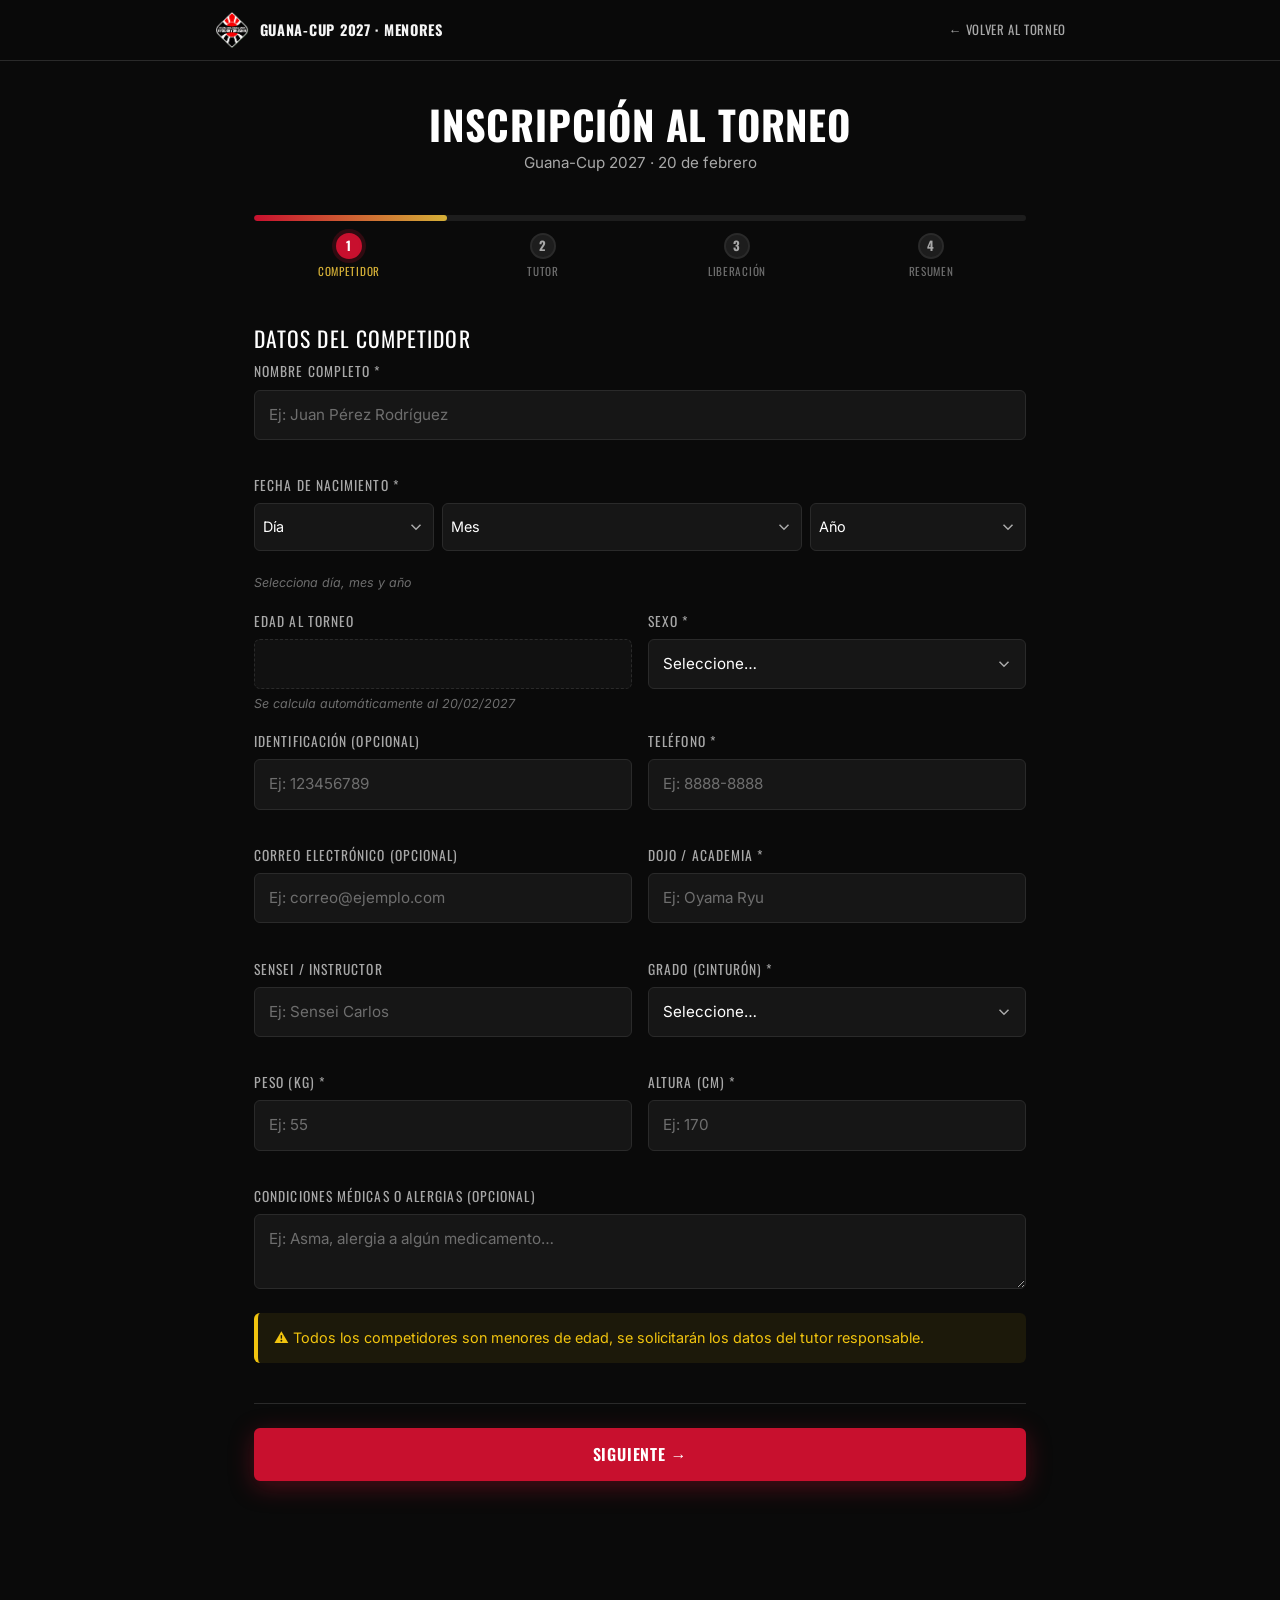
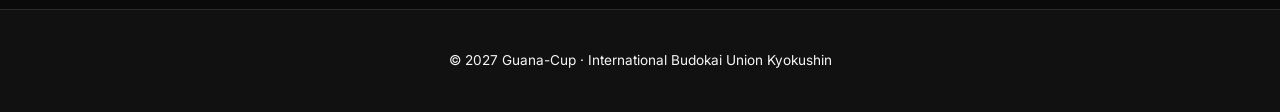
<file: Menores/index.html>
<!DOCTYPE html>
<html lang="es">
<head>
<meta charset="UTF-8" />
<meta name="viewport" content="width=device-width, initial-scale=1.0" />
<title>Inscripción menores | Guana-Cup 2027</title>
<link rel="icon" href="../assets/img/favicon.ico" />
<link rel="preconnect" href="https://fonts.googleapis.com" />
<link rel="preconnect" href="https://fonts.gstatic.com" crossorigin />
<link href="https://fonts.googleapis.com/css2?family=Oswald:wght@400;500;600;700&family=Inter:wght@400;500;600;700&display=swap" rel="stylesheet" />
<link rel="stylesheet" href="css/styles.css" />
<link rel="stylesheet" href="css/base.css" />
<link rel="stylesheet" href="css/formulario.css" />
<link rel="stylesheet" href="css/confirmacion.css" />
</head>
<body>
<header class="gc2-header">
<div class="container gc2-header-inner">
<a href="../index.html" class="gc2-brand"><img src="../assets/img/logo-ibu.png" alt="IBU Kyokushin" class="gc2-logo" /><span>Guana-Cup 2027 · Menores</span></a>
<a href="../index.html" class="gc2-back">← Volver al torneo</a>
</div>
</header>
<main id="vista-formulario" class="vista vista-activa">

        <div class="container formulario-wrap">

            <header class="formulario-header">
                <h1>Inscripción al Torneo</h1>
                <p>Guana-Cup 2027 · 20 de febrero</p>
            </header>

            <!-- Barra de progreso (4 pasos) -->
            <div class="progress-wrap" aria-label="Progreso de inscripción">
                <div class="progress-bar">
                    <div class="progress-fill" id="progressFill" style="width: 25%"></div>
                </div>
                <ol class="progress-steps">
                    <li class="step active" data-step="1"><span>1</span> Competidor</li>
                    <li class="step" data-step="2"><span>2</span> Tutor</li>
                    <li class="step" data-step="3"><span>3</span> Liberación</li>
                    <li class="step" data-step="4"><span>4</span> Resumen</li>
                </ol>
            </div>

            <form id="formInscripcion" novalidate>

                <!-- PASO 1: DATOS DEL COMPETIDOR -->
                <fieldset class="paso activo" data-paso="1">
                    <legend>Datos del competidor</legend>

                    <div class="campo">
                        <label for="nombreCompleto">Nombre completo *</label>
                        <input type="text" id="nombreCompleto" name="nombreCompleto"
                            placeholder="Ej: Juan Pérez Rodríguez" required />
                        <small class="error-msg"></small>
                    </div>

                    <div class="campo">
                        <label>Fecha de nacimiento *</label>
                        <div class="fecha-nacimiento">
                            <select id="diaNacimiento" name="diaNacimiento" required>
                                <option value="">Día</option>
                            </select>
                            <select id="mesNacimiento" name="mesNacimiento" required>
                                <option value="">Mes</option>
                            </select>
                            <select id="anioNacimiento" name="anioNacimiento" required>
                                <option value="">Año</option>
                            </select>
                        </div>
                        <small class="error-msg"></small>
                        <small class="hint">Selecciona día, mes y año</small>
                    </div>

                    <div class="campo-row">
                        <div class="campo">
                            <label>Edad al torneo</label>
                            <input type="text" id="edadCalculada" name="edadCalculada" readonly />
                            <small class="hint">Se calcula automáticamente al 20/02/2027</small>
                        </div>
                        <div class="campo">
                            <label for="sexo">Sexo *</label>
                            <select id="sexo" name="sexo" required>
                                <option value="">Seleccione…</option>
                                <option value="M">Masculino</option>
                                <option value="F">Femenino</option>
                            </select>
                            <small class="error-msg"></small>
                        </div>
                    </div>

                    <div class="campo-row">
                        <div class="campo">
                            <label for="identificacion">
                                Identificación <span class="hint-inline">(opcional)</span>
                            </label>
                            <input type="text" id="identificacion" name="identificacion" placeholder="Ej: 123456789" />
                            <small class="error-msg"></small>
                        </div>
                        <div class="campo">
                            <label for="telefono">Teléfono *</label>
                            <input type="tel" id="telefono" name="telefono" placeholder="Ej: 8888-8888" required />
                            <small class="error-msg"></small>
                        </div>
                    </div>

                    <div class="campo-row">
                        <div class="campo">
                            <label for="email">
                                Correo electrónico <span class="hint-inline">(opcional)</span>
                            </label>
                            <input type="email" id="email" name="email" placeholder="Ej: correo@ejemplo.com" />
                            <small class="error-msg"></small>
                        </div>
                        <div class="campo">
                            <label for="dojo">Dojo / Academia *</label>
                            <input type="text" id="dojo" name="dojo" placeholder="Ej: Oyama Ryu" required />
                            <small class="error-msg"></small>
                        </div>
                    </div>

                    <div class="campo-row">
                        <div class="campo">
                            <label for="sensei">Sensei / Instructor</label>
                            <input type="text" id="sensei" name="sensei" placeholder="Ej: Sensei Carlos" />
                        </div>
                        <div class="campo">
                            <label for="grado">Grado (cinturón) *</label>
                            <select id="grado" name="grado" required>
                                <option value="">Seleccione…</option>
                                <option value="Blanco (Mukyu / Sin grado)">Blanco (Mukyu / Sin grado)</option>
                                <option value="10º Kyu - Naranja">10º Kyu - Naranja</option>
                                <option value="9º Kyu - Naranja con raya">9º Kyu - Naranja con raya</option>
                                <option value="8º Kyu - Azul">8º Kyu - Azul</option>
                                <option value="7º Kyu - Azul con raya">7º Kyu - Azul con raya</option>
                                <option value="6º Kyu - Amarillo">6º Kyu - Amarillo</option>
                                <option value="5º Kyu - Amarillo con raya">5º Kyu - Amarillo con raya</option>
                                <option value="4º Kyu - Verde">4º Kyu - Verde</option>
                                <option value="3º Kyu - Verde con raya">3º Kyu - Verde con raya</option>
                                <option value="2º Kyu - Marrón">2º Kyu - Marrón</option>
                                <option value="1º Kyu - Marrón con raya">1º Kyu - Marrón con raya</option>
                                <option value="1º Dan - Negro">1º Dan - Negro</option>
                                <option value="2º Dan - Negro">2º Dan - Negro</option>
                                <option value="3º Dan - Negro">3º Dan - Negro</option>
                                <option value="4º Dan - Negro">4º Dan - Negro</option>
                                <option value="5º Dan - Negro">5º Dan - Negro</option>
                            </select>
                            <small class="error-msg"></small>
                        </div>
                    </div>

                    <div class="campo-row">
                        <div class="campo">
                            <label for="peso">Peso (kg) *</label>
                            <input type="number" id="peso" name="peso" placeholder="Ej: 55" step="0.1" required />
                            <small class="error-msg"></small>
                        </div>
                        <div class="campo">
                            <label for="altura">Altura (cm) *</label>
                            <input type="number" id="altura" name="altura" placeholder="Ej: 170" step="1" required />
                            <small class="error-msg"></small>
                        </div>
                    </div>

                    <div class="campo">
                        <label for="condiciones">Condiciones médicas o alergias (opcional)</label>
                        <textarea id="condiciones" name="condiciones" rows="2"
                            placeholder="Ej: Asma, alergia a algún medicamento…"></textarea>
                    </div>

                    <div class="aviso-menor" id="avisoMenor">
                        ⚠️ Todos los competidores son menores de edad, se solicitarán los datos del tutor responsable.
                    </div>
                </fieldset>

                <!-- PASO 2: DATOS DEL TUTOR -->
                <fieldset class="paso" data-paso="2" id="pasoTutor">
                    <legend>Datos del tutor responsable</legend>
                    <p class="paso-desc">Obligatorio para todos los competidores menores de 18 años.</p>

                    <div class="campo">
                        <label for="tutorNombre">Nombre completo del tutor *</label>
                        <input type="text" id="tutorNombre" name="tutorNombre"
                            placeholder="Ej: María Rodríguez Solís" />
                        <small class="error-msg"></small>
                    </div>

                    <div class="campo-row">
                        <div class="campo">
                            <label for="tutorParentesco">Parentesco *</label>
                            <input type="text" id="tutorParentesco" name="tutorParentesco"
                                placeholder="Ej: Madre, Padre, Encargado legal" />
                            <small class="error-msg"></small>
                        </div>
                        <div class="campo">
                            <label for="tutorIdentificacion">Identificación del tutor *</label>
                            <input type="text" id="tutorIdentificacion" name="tutorIdentificacion"
                                placeholder="Ej: 123456789" />
                            <small class="error-msg"></small>
                        </div>
                    </div>

                    <div class="campo-row">
                        <div class="campo">
                            <label for="tutorTelefono">Teléfono del tutor *</label>
                            <input type="tel" id="tutorTelefono" name="tutorTelefono" placeholder="Ej: 8888-8888" />
                            <small class="error-msg"></small>
                        </div>
                        <div class="campo">
                            <label for="tutorEmail">Correo del tutor *</label>
                            <input type="email" id="tutorEmail" name="tutorEmail"
                                placeholder="Ej: correo@ejemplo.com" />
                            <small class="error-msg"></small>
                        </div>
                    </div>
                </fieldset>

                <!-- PASO 3: LIBERACIÓN DE RESPONSABILIDAD -->
                <fieldset class="paso" data-paso="3">
                    <legend>Liberación de responsabilidad</legend>
                    <p class="paso-desc">
                        Lee el texto completo, completa los datos, dibuja tu firma y acepta para continuar.
                    </p>

                    <div class="liberacion-texto" id="liberacionTexto">
                        <!-- Se genera por JS -->
                    </div>

                    <div class="campo">
                        <label for="firmaNombre">Nombre completo de quien firma *</label>
                        <input type="text" id="firmaNombre" name="firmaNombre" placeholder="Ej: María Rodríguez Solís"
                            required />
                        <small class="error-msg"></small>
                    </div>

                    <div class="campo-row">
                        <div class="campo">
                            <label for="firmaIdentificacion">Identificación de quien firma *</label>
                            <input type="text" id="firmaIdentificacion" name="firmaIdentificacion"
                                placeholder="Ej: 123456789" required />
                            <small class="error-msg"></small>
                        </div>
                        <div class="campo">
                            <label for="firmaParentesco">Parentesco *</label>
                            <input type="text" id="firmaParentesco" name="firmaParentesco"
                                placeholder="Ej: Madre, Padre, Encargado legal" />
                            <small class="error-msg"></small>
                        </div>
                    </div>

                    <div class="campo">
                        <label>Firma digital *</label>
                        <div class="firma-wrap" id="firmaWrap">
                            <canvas id="firmaCanvas" width="600" height="200"></canvas>
                            <button type="button" class="btn btn-ghost btn-sm" id="btnLimpiarFirma">
                                Limpiar firma
                            </button>
                        </div>
                        <small class="hint">Dibuja tu firma con el dedo o el mouse</small>
                        <small class="error-msg" id="firmaError"></small>
                    </div>

                    <div class="campo-check">
                        <input type="checkbox" id="aceptoLiberacion" name="aceptoLiberacion" required />
                        <label for="aceptoLiberacion">
                            He leído y acepto los términos de la liberación de responsabilidad. *
                        </label>
                        <small class="error-msg"></small>
                    </div>
                </fieldset>

                <!-- PASO 4: RESUMEN -->
                <fieldset class="paso" data-paso="4">
                    <legend>Resumen de la inscripción</legend>
                    <div class="resumen" id="resumenInscripcion">
                        <!-- Se genera por JS -->
                    </div>
                </fieldset>

                <!-- NAVEGACIÓN -->
                <div class="form-nav">
                    <button type="button" class="btn btn-outline" id="btnAnterior" disabled>
                        ← Anterior
                    </button>
                    <button type="button" class="btn btn-primary" id="btnSiguiente">
                        Siguiente →
                    </button>
                    <button type="button" class="btn btn-success" id="btnConfirmar" hidden>
                        ✔ Confirmar inscripción
                    </button>
                </div>

            </form>
        </div>
    </main>

    <!-- ============================================= -->
    <!-- VISTA 2: CONFIRMACIÓN (SIMPLIFICADA)           -->
    <!-- ============================================= -->
    <main id="vista-confirmacion" class="vista">
        <div class="container confirmacion-wrap">

            <div class="confirmacion-icon">✅</div>

            <h1 id="confirmacionTitulo">¡Inscripción registrada!</h1>
            <p class="confirmacion-sub">Guarda tu folio para cualquier consulta.</p>

            <!-- Folio de [Nombre] -->
            <div class="folio-box">
                <span id="folioLabel">Folio</span>
                <strong id="folioTexto">GC2027-0000</strong>
            </div>

            <!-- SINPE con monto -->
            <div class="sinpe-box">
                <h3>Pago por SINPE Móvil</h3>
                <p>
                    Número: <strong id="sinpeNumero">6054-5660</strong><br />
                    Titular: <strong id="sinpeTitular">Claudio Medrano</strong>
                </p>
                <p class="sinpe-monto">
                    Monto: <strong id="sinpeMonto">₡15.000</strong>
                </p>
            </div>

            <div class="confirmacion-acciones">
                <button class="btn btn-outline btn-lg" id="btnDescargarLiberacion">
                    📄 Descargar liberación de nuevo
                </button>
                <button class="btn btn-primary btn-lg" id="btnEnviarWhatsapp">
                    💬 Coordinar pago por WhatsApp
                </button>
            </div>

            <p class="confirmacion-nota">
                <strong>Importante:</strong> tu liberación de responsabilidad se descargó automáticamente.
                Adjúntala en WhatsApp junto con el mensaje.
            </p>

            <a class="btn btn-ghost" href="../index.html">← Volver al inicio</a>
        </div>
    </main>
<footer class="gc2-footer"><div class="container"><p>© 2027 Guana-Cup · International Budokai Union Kyokushin</p></div></footer>
<div class="modal-espera" id="modalEspera" role="dialog" aria-modal="true" aria-labelledby="modalEsperaTitulo" aria-describedby="modalEsperaTexto" hidden>
    <div class="modal-espera-contenido">
        <span class="modal-espera-spinner" aria-hidden="true"></span>
        <h2 id="modalEsperaTitulo">Enviando inscripción</h2>
        <p id="modalEsperaTexto">Estamos guardando tus datos. Por favor, espera y no cierres esta página.</p>
    </div>
</div>
<div class="modal" id="modalLiberacion" hidden>
<div class="modal-backdrop" data-close-modal></div>
<div class="modal-content" role="dialog" aria-modal="true" aria-labelledby="modalTitulo">
<header class="modal-header"><h2 id="modalTitulo">Liberación de responsabilidad</h2><button class="modal-close" data-close-modal aria-label="Cerrar">×</button></header>
<div class="modal-body" id="modalLiberacionBody"></div>
<footer class="modal-footer"><button class="btn btn-primary" data-close-modal>Entendido</button></footer>
</div>
</div>
<script src="../libs/jspdf.umd.min.js"></script>
<script src="../data/config.js"></script>
<script src="data/config.js"></script>
<script src="js/config.js"></script>
<script src="js/navegacion.js"></script>
<script src="js/liberacion.js"></script>
<script src="js/pdf.js"></script>
<script src="js/whatsapp.js"></script>
<script src="js/formulario.js"></script>
</body>
</html>
</file>
<file: css/styles.css>
/* =========================================================
   GUANA-CUP 2026 · styles.css
   Base global: variables, reset, tipografía, botones,
   header, footer, modal, utilidades, WhatsApp y firma
   ========================================================= */

/* ------------------------------
   1. VARIABLES GLOBALES
   ------------------------------ */
:root {
    /* Colores principales (estética del póster) */
    --color-bg: #0a0a0a;
    --color-bg-alt: #111111;
    --color-surface: #161616;
    --color-surface-2: #1d1d1d;
    --color-border: #2a2a2a;

    --color-primary: #c8102e;
    /* rojo karate */
    --color-primary-dark: #8f0a20;
    --color-primary-light: #e63946;

    --color-gold: #d4af37;
    /* dorado trofeo */
    --color-gold-light: #f2d675;

    --color-text: #f5f5f5;
    --color-text-muted: #a8a8a8;
    --color-text-dim: #6e6e6e;

    --color-success: #2ecc71;
    --color-error: #ff4d4d;
    --color-warning: #f1c40f;
    --color-whatsapp: #25D366;
    --color-whatsapp-dark: #1eb356;

    /* Tipografía */
    --font-display: 'Oswald', 'Arial Narrow', sans-serif;
    --font-body: 'Inter', system-ui, -apple-system, sans-serif;

    /* Radios */
    --radius-sm: 6px;
    --radius-md: 10px;
    --radius-lg: 16px;

    /* Sombras */
    --shadow-sm: 0 2px 6px rgba(0, 0, 0, .35);
    --shadow-md: 0 6px 18px rgba(0, 0, 0, .45);
    --shadow-lg: 0 12px 40px rgba(0, 0, 0, .55);
    --shadow-red: 0 6px 24px rgba(200, 16, 46, .35);
    --shadow-green: 0 6px 24px rgba(37, 211, 102, .35);

    /* Espaciado */
    --space-xs: .5rem;
    --space-sm: 1rem;
    --space-md: 1.5rem;
    --space-lg: 2.5rem;
    --space-xl: 4rem;

    /* Layout */
    --container-max: 1140px;

    /* Transiciones */
    --t-fast: .15s ease;
    --t-med: .3s ease;
    --t-slow: .5s ease;
}

/* ------------------------------
   2. RESET
   ------------------------------ */
*,
*::before,
*::after {
    box-sizing: border-box;
    margin: 0;
    padding: 0;
}

html {
    scroll-behavior: smooth;
    -webkit-text-size-adjust: 100%;
}

body {
    font-family: var(--font-body);
    background-color: var(--color-bg);
    color: var(--color-text);
    line-height: 1.6;
    font-size: 16px;
    min-height: 100vh;
    overflow-x: hidden;
    -webkit-font-smoothing: antialiased;
    -moz-osx-font-smoothing: grayscale;
}

img,
picture,
video,
canvas,
svg {
    display: block;
    max-width: 100%;
    height: auto;
}

input,
button,
textarea,
select {
    font: inherit;
    color: inherit;
}

button {
    cursor: pointer;
    background: none;
    border: none;
}

a {
    color: inherit;
    text-decoration: none;
}

ul,
ol {
    list-style: none;
}

/* ------------------------------
   3. TIPOGRAFÍA
   ------------------------------ */
h1,
h2,
h3,
h4 {
    font-family: var(--font-display);
    font-weight: 700;
    letter-spacing: .02em;
    line-height: 1.15;
    text-transform: uppercase;
}

h1 {
    font-size: clamp(2rem, 5vw, 3.5rem);
}

h2 {
    font-size: clamp(1.5rem, 3.5vw, 2.25rem);
}

h3 {
    font-size: clamp(1.1rem, 2vw, 1.35rem);
}

p {
    color: var(--color-text);
}

::selection {
    background: var(--color-primary);
    color: #fff;
}

/* ------------------------------
   4. LAYOUT / CONTAINER
   ------------------------------ */
.container {
    width: 100%;
    max-width: var(--container-max);
    margin: 0 auto;
    padding: 0 1rem;
}

@media (min-width: 768px) {
    .container {
        padding: 0 1.5rem;
    }
}

.section-title {
    font-family: var(--font-display);
    font-size: clamp(1.5rem, 4vw, 2.25rem);
    text-transform: uppercase;
    text-align: center;
    margin-bottom: .5rem;
    position: relative;
    display: inline-block;
    width: 100%;
}

.section-title::after {
    content: "";
    display: block;
    width: 60px;
    height: 4px;
    background: var(--color-primary);
    margin: .75rem auto 0;
    border-radius: 2px;
}

.section-sub {
    text-align: center;
    color: var(--color-text-muted);
    margin-bottom: var(--space-lg);
    font-size: .95rem;
}

/* Vistas (landing / formulario / confirmación) */
.vista {
    display: none;
    animation: fadeIn var(--t-med);
}

.vista.vista-activa {
    display: block;
}

@keyframes fadeIn {
    from {
        opacity: 0;
        transform: translateY(8px);
    }

    to {
        opacity: 1;
        transform: translateY(0);
    }
}

/* ------------------------------
   5. BOTONES
   ------------------------------ */
.btn {
    display: inline-flex;
    align-items: center;
    justify-content: center;
    gap: .5rem;
    padding: .75rem 1.5rem;
    font-family: var(--font-display);
    font-weight: 600;
    font-size: 1rem;
    text-transform: uppercase;
    letter-spacing: .05em;
    border-radius: var(--radius-sm);
    border: 2px solid transparent;
    transition: all var(--t-fast);
    text-align: center;
    white-space: nowrap;
    user-select: none;
}

.btn:disabled,
.btn[disabled] {
    opacity: .5;
    cursor: not-allowed;
    pointer-events: none;
}

/* Primary */
.btn-primary {
    background: var(--color-primary);
    color: #fff;
    border-color: var(--color-primary);
    box-shadow: var(--shadow-red);
}

.btn-primary:hover:not(:disabled) {
    background: var(--color-primary-dark);
    border-color: var(--color-primary-dark);
    transform: translateY(-2px);
}

.btn-primary:active {
    transform: translateY(0);
}

/* Outline */
.btn-outline {
    background: transparent;
    color: var(--color-text);
    border-color: var(--color-border);
}

.btn-outline:hover:not(:disabled) {
    border-color: var(--color-gold);
    color: var(--color-gold);
}

/* Success */
.btn-success {
    background: var(--color-success);
    color: #062e17;
    border-color: var(--color-success);
}

.btn-success:hover:not(:disabled) {
    filter: brightness(1.1);
    transform: translateY(-2px);
}

/* Ghost */
.btn-ghost {
    background: transparent;
    color: var(--color-text-muted);
    padding: .5rem 1rem;
    font-size: .9rem;
}

.btn-ghost:hover {
    color: var(--color-text);
}

/* Tamaños */
.btn-sm {
    padding: .45rem 1rem;
    font-size: .85rem;
}

.btn-lg {
    padding: 1rem 2rem;
    font-size: 1.05rem;
}

/* ------------------------------
   6. HEADER
   ------------------------------ */
.site-header {
    position: sticky;
    top: 0;
    z-index: 100;
    background: rgba(10, 10, 10, .92);
    backdrop-filter: blur(10px);
    -webkit-backdrop-filter: blur(10px);
    border-bottom: 1px solid var(--color-border);
}

.header-inner {
    display: flex;
    align-items: center;
    justify-content: space-between;
    padding-top: .75rem;
    padding-bottom: .75rem;
    gap: 1rem;
}

.brand {
    display: flex;
    align-items: center;
    gap: .6rem;
    font-family: var(--font-display);
    font-weight: 700;
    text-transform: uppercase;
    letter-spacing: .05em;
    font-size: .95rem;
}

.brand-logo {
    width: 36px;
    height: 36px;
    object-fit: contain;
}

.brand-text {
    color: var(--color-text);
}

.site-nav {
    display: flex;
    align-items: center;
    gap: 1rem;
}

.nav-link {
    font-family: var(--font-display);
    text-transform: uppercase;
    font-size: .85rem;
    letter-spacing: .05em;
    color: var(--color-text-muted);
    transition: color var(--t-fast);
}

.nav-link:hover {
    color: var(--color-gold);
}

@media (max-width: 520px) {
    .nav-link {
        display: none;
    }

    .brand-text {
        display: none;
    }
}

/* ------------------------------
   7. FOOTER
   ------------------------------ */
.site-footer {
    background: var(--color-bg-alt);
    border-top: 1px solid var(--color-border);
    margin-top: var(--space-xl);
    padding: var(--space-lg) 0;
}

.footer-inner {
    text-align: center;
    color: var(--color-text-muted);
    font-size: .9rem;
    display: flex;
    flex-direction: column;
    align-items: center;
    gap: .5rem;
}

.footer-small {
    color: var(--color-text-dim);
    font-size: .8rem;
}

.footer-inner .btn-whatsapp {
    margin-top: .75rem;
}

/* ------------------------------
   8. MODAL
   ------------------------------ */
.modal {
    position: fixed;
    inset: 0;
    z-index: 999;
    display: flex;
    align-items: center;
    justify-content: center;
    padding: 1rem;
}

.modal[hidden] {
    display: none;
}

.modal-backdrop {
    position: absolute;
    inset: 0;
    background: rgba(0, 0, 0, .75);
    backdrop-filter: blur(4px);
    -webkit-backdrop-filter: blur(4px);
}

.modal-content {
    position: relative;
    background: var(--color-surface);
    border: 1px solid var(--color-border);
    border-radius: var(--radius-lg);
    max-width: 720px;
    width: 100%;
    max-height: 90vh;
    display: flex;
    flex-direction: column;
    box-shadow: var(--shadow-lg);
    animation: modalIn var(--t-med);
}

@keyframes modalIn {
    from {
        opacity: 0;
        transform: translateY(20px) scale(.98);
    }

    to {
        opacity: 1;
        transform: translateY(0) scale(1);
    }
}

.modal-header {
    display: flex;
    align-items: center;
    justify-content: space-between;
    padding: 1rem 1.25rem;
    border-bottom: 1px solid var(--color-border);
}

.modal-header h2 {
    font-size: 1.15rem;
    margin: 0;
}

.modal-close {
    font-size: 1.75rem;
    line-height: 1;
    color: var(--color-text-muted);
    padding: 0 .35rem;
    transition: color var(--t-fast);
}

.modal-close:hover {
    color: var(--color-primary-light);
}

.modal-body {
    padding: 1.25rem;
    overflow-y: auto;
    color: var(--color-text);
    font-size: .95rem;
    line-height: 1.7;
}

.modal-body p {
    margin-bottom: .75rem;
}

.modal-body strong {
    color: var(--color-gold);
}

.modal-footer {
    padding: 1rem 1.25rem;
    border-top: 1px solid var(--color-border);
    display: flex;
    justify-content: flex-end;
}

/* ------------------------------
   9. UTILIDADES
   ------------------------------ */
.loading {
    text-align: center;
    color: var(--color-text-muted);
    padding: var(--space-lg) 0;
    font-style: italic;
}

.oculto {
    display: none !important;
}

.text-center {
    text-align: center;
}

.text-gold {
    color: var(--color-gold);
}

.text-muted {
    color: var(--color-text-muted);
}

::-webkit-scrollbar {
    width: 10px;
    height: 10px;
}

::-webkit-scrollbar-track {
    background: var(--color-bg);
}

::-webkit-scrollbar-thumb {
    background: var(--color-border);
    border-radius: 5px;
}

::-webkit-scrollbar-thumb:hover {
    background: var(--color-primary-dark);
}

:focus-visible {
    outline: 2px solid var(--color-gold);
    outline-offset: 2px;
}

/* =========================================================
   10. BOTÓN WHATSAPP
   ========================================================= */
.btn-whatsapp {
    background: var(--color-whatsapp);
    color: #062e17;
    border-color: var(--color-whatsapp);
    box-shadow: var(--shadow-green);
}

.btn-whatsapp:hover:not(:disabled) {
    background: var(--color-whatsapp-dark);
    border-color: var(--color-whatsapp-dark);
    transform: translateY(-2px);
}

.btn-whatsapp:active:not(:disabled) {
    transform: translateY(0);
}

/* =========================================================
   11. FIRMA DIBUJADA EN CANVAS
   ========================================================= */
.firma-wrap {
    position: relative;
    border: 2px dashed var(--color-border);
    border-radius: var(--radius-md);
    background: #fff;
    padding: .5rem;
    margin-top: .35rem;
    transition: border-color var(--t-fast), box-shadow var(--t-fast);
}

.firma-wrap.error {
    border-color: var(--color-error);
    box-shadow: 0 0 0 3px rgba(255, 77, 77, .15);
}

#firmaCanvas {
    display: block;
    width: 100%;
    height: auto;
    aspect-ratio: 3 / 1;
    max-width: 100%;
    box-sizing: border-box;
    touch-action: none;
    cursor: crosshair;
    background: #fff;
    border-radius: var(--radius-sm);
}

#btnLimpiarFirma {
    position: absolute;
    top: .65rem;
    right: .65rem;
    background: rgba(0, 0, 0, .72);
    color: #fff;
    font-size: .75rem;
    padding: .35rem .7rem;
    border-radius: var(--radius-sm);
    transition: background var(--t-fast);
}

#btnLimpiarFirma:hover {
    background: rgba(0, 0, 0, .9);
    color: #fff;
}

#firmaError {
    display: block;
    margin-top: .35rem;
}
</file>
<file: css/landing.css>
/* =========================================================
   GUANA-CUP 2026 · landing.css
   Estilos de la Vista 0: hero, contador, info,
   categoría única y CTA final
   ========================================================= */

/* ------------------------------
   1. HERO
   ------------------------------ */
.hero {
    position: relative;
    overflow: hidden;
    padding: var(--space-xl) 0 var(--space-lg);
    background:
        radial-gradient(circle at 20% 20%, rgba(200, 16, 46, .25), transparent 55%),
        radial-gradient(circle at 80% 80%, rgba(212, 175, 55, .10), transparent 55%),
        linear-gradient(180deg, #0a0a0a 0%, #150505 60%, #0a0a0a 100%);
    border-bottom: 1px solid var(--color-border);
}

.hero-bg {
    position: absolute;
    inset: 0;
    background-image:
        radial-gradient(rgba(200, 16, 46, .08) 1px, transparent 1px);
    background-size: 24px 24px;
    opacity: .35;
    pointer-events: none;
}

.hero-inner {
    position: relative;
    display: grid;
    grid-template-columns: 1fr;
    gap: var(--space-lg);
    align-items: center;
}

@media (min-width: 900px) {
    .hero-inner {
        grid-template-columns: 1.1fr 0.9fr;
        gap: var(--space-xl);
    }
}

.hero-content {
    text-align: center;
    animation: fadeIn var(--t-slow);
}

@media (min-width: 900px) {
    .hero-content {
        text-align: left;
    }
}

.hero-eyebrow {
    font-family: var(--font-display);
    text-transform: uppercase;
    letter-spacing: .25em;
    font-size: .8rem;
    color: var(--color-gold);
    margin-bottom: .75rem;
}

.hero-title {
    font-family: var(--font-display);
    font-weight: 700;
    line-height: .95;
    margin-bottom: .5rem;
}

.hero-title-line1 {
    display: block;
    font-size: clamp(2.75rem, 9vw, 5.5rem);
    color: #fff;
    letter-spacing: .02em;
    text-shadow: 0 4px 20px rgba(0, 0, 0, .6);
}

.hero-title-line2 {
    display: block;
    font-size: clamp(2.25rem, 8vw, 5rem);
    color: var(--color-primary);
    letter-spacing: .01em;
    text-shadow: 0 4px 24px rgba(200, 16, 46, .5);
}

.hero-values {
    display: flex;
    flex-wrap: wrap;
    gap: .5rem;
    justify-content: center;
    font-family: var(--font-display);
    text-transform: uppercase;
    letter-spacing: .2em;
    font-size: .78rem;
    color: var(--color-text-muted);
    margin: .75rem 0 1.25rem;
}

@media (min-width: 900px) {
    .hero-values {
        justify-content: flex-start;
    }
}

.hero-values .dot {
    color: var(--color-primary);
}

.hero-torneo {
    font-family: var(--font-display);
    font-size: clamp(1.5rem, 4vw, 2.25rem);
    color: #fff;
    text-transform: uppercase;
    letter-spacing: .04em;
    margin-bottom: .25rem;
}

.hero-torneo strong {
    color: var(--color-gold);
    font-weight: 700;
}

.hero-slogan {
    font-style: italic;
    color: var(--color-text-muted);
    font-size: 1.05rem;
    margin-bottom: var(--space-md);
}

.hero-cta {
    display: flex;
    flex-wrap: wrap;
    gap: .75rem;
    justify-content: center;
    margin-top: var(--space-sm);
}

@media (min-width: 900px) {
    .hero-cta {
        justify-content: flex-start;
    }
}

.hero-cta .btn {
    flex: 1 1 auto;
    min-width: 200px;
}

.hero-poster {
    position: relative;
    display: flex;
    justify-content: center;
}

.hero-poster img {
    width: 100%;
    max-width: 420px;
    border-radius: var(--radius-lg);
    box-shadow:
        0 20px 60px rgba(0, 0, 0, .7),
        0 0 0 1px rgba(212, 175, 55, .15);
    animation: posterFloat 6s ease-in-out infinite;
}

@keyframes posterFloat {

    0%,
    100% {
        transform: translateY(0);
    }

    50% {
        transform: translateY(-10px);
    }
}

/* ------------------------------
   2. CONTADOR REGRESIVO
   ------------------------------ */
.contador-section {
    padding: var(--space-lg) 0;
    background: linear-gradient(180deg, #0a0a0a 0%, #140808 100%);
    border-bottom: 1px solid var(--color-border);
    text-align: center;
}

.contador-fecha {
    font-family: var(--font-display);
    text-transform: uppercase;
    letter-spacing: .15em;
    font-size: .95rem;
    color: var(--color-text-muted);
    margin-bottom: var(--space-md);
}

.contador-fecha strong {
    color: var(--color-gold);
}

.contador-grid {
    display: grid;
    grid-template-columns: repeat(4, 1fr);
    gap: .5rem;
    max-width: 640px;
    margin: 0 auto;
}

@media (min-width: 640px) {
    .contador-grid {
        gap: 1rem;
    }
}

.contador-item {
    background: var(--color-surface);
    border: 1px solid var(--color-border);
    border-radius: var(--radius-md);
    padding: .85rem .35rem;
    box-shadow: var(--shadow-sm);
    position: relative;
    overflow: hidden;
}

.contador-item::before {
    content: "";
    position: absolute;
    top: 0;
    left: 0;
    right: 0;
    height: 3px;
    background: linear-gradient(90deg, var(--color-primary), var(--color-gold));
}

.contador-num {
    display: block;
    font-family: var(--font-display);
    font-weight: 700;
    font-size: clamp(1.5rem, 6vw, 2.5rem);
    color: #fff;
    line-height: 1;
    text-shadow: 0 2px 12px rgba(200, 16, 46, .35);
}

.contador-label {
    display: block;
    font-size: .7rem;
    text-transform: uppercase;
    letter-spacing: .15em;
    color: var(--color-text-muted);
    margin-top: .35rem;
}

.contador-estado {
    margin-top: var(--space-md);
    font-size: .9rem;
    color: var(--color-text-muted);
    font-style: italic;
}

/* ------------------------------
   3. INFO DEL TORNEO
   ------------------------------ */
.info-section {
    padding: var(--space-xl) 0;
}

.info-grid {
    display: grid;
    grid-template-columns: 1fr;
    gap: 1rem;
    margin-top: var(--space-lg);
}

@media (min-width: 640px) {
    .info-grid {
        grid-template-columns: repeat(2, 1fr);
    }
}

@media (min-width: 960px) {
    .info-grid {
        grid-template-columns: repeat(3, 1fr);
    }
}

.info-card {
    background: var(--color-surface);
    border: 1px solid var(--color-border);
    border-left: 4px solid var(--color-primary);
    border-radius: var(--radius-md);
    padding: 1.25rem;
    transition: transform var(--t-fast), border-color var(--t-fast);
}

.info-card:hover {
    transform: translateY(-4px);
    border-left-color: var(--color-gold);
}

.info-card h3 {
    font-family: var(--font-display);
    font-size: .95rem;
    text-transform: uppercase;
    letter-spacing: .12em;
    color: var(--color-gold);
    margin-bottom: .5rem;
}

.info-card p {
    color: var(--color-text);
    font-size: .95rem;
    line-height: 1.5;
}

.info-card a {
    color: var(--color-primary-light);
    font-weight: 600;
    border-bottom: 1px solid transparent;
    transition: border-color var(--t-fast);
}

.info-card a:hover {
    border-bottom-color: var(--color-primary-light);
}

.valores-tag {
    text-align: center;
    margin-top: var(--space-lg);
    font-family: var(--font-display);
    text-transform: uppercase;
    letter-spacing: .3em;
    font-size: .85rem;
    color: var(--color-text-dim);
}

/* ------------------------------
   4. CATEGORÍA ÚNICA (Kumite)
   ------------------------------ */
.categoria-unica-section {
    padding: var(--space-xl) 0;
    background: var(--color-bg-alt);
    border-top: 1px solid var(--color-border);
    border-bottom: 1px solid var(--color-border);
}

.categoria-unica-card {
    max-width: 520px;
    margin: var(--space-lg) auto 0;
    background: linear-gradient(135deg, rgba(200, 16, 46, .12), rgba(212, 175, 55, .08));
    border: 2px solid var(--color-primary);
    border-radius: var(--radius-lg);
    padding: 2rem 1.5rem;
    text-align: center;
    box-shadow: 0 12px 40px rgba(200, 16, 46, .2);
    position: relative;
    overflow: hidden;
}

.categoria-unica-card::before {
    content: "";
    position: absolute;
    top: 0;
    left: 0;
    right: 0;
    height: 4px;
    background: linear-gradient(90deg, var(--color-primary), var(--color-gold));
}

.categoria-unica-card h3 {
    font-family: var(--font-display);
    font-size: clamp(2rem, 6vw, 2.75rem);
    color: #fff;
    text-transform: uppercase;
    letter-spacing: .08em;
    margin-bottom: .25rem;
    text-shadow: 0 4px 20px rgba(200, 16, 46, .4);
}

.categoria-unica-card .precio {
    font-family: var(--font-display);
    font-size: clamp(1.75rem, 5vw, 2.25rem);
    font-weight: 700;
    color: var(--color-gold);
    text-shadow: 0 2px 14px rgba(212, 175, 55, .4);
    margin-top: .5rem;
}

/* ------------------------------
   5. CTA FINAL
   ------------------------------ */
.cta-final {
    padding: var(--space-xl) 0;
    background:
        radial-gradient(circle at 50% 50%, rgba(200, 16, 46, .22), transparent 65%),
        linear-gradient(180deg, #0a0a0a 0%, #150505 100%);
    border-top: 1px solid var(--color-border);
    text-align: center;
}

.cta-final-inner {
    max-width: 640px;
}

.cta-final h2 {
    font-family: var(--font-display);
    font-size: clamp(1.75rem, 5vw, 2.5rem);
    color: #fff;
    text-transform: uppercase;
    margin-bottom: .5rem;
}

.cta-final p {
    color: var(--color-text-muted);
    margin-bottom: var(--space-md);
}

.cta-final p strong {
    color: var(--color-gold);
}

/* ------------------------------
   6. SELECCIÓN DE INSCRIPCIÓN
   ------------------------------ */
.inscripcion-section {
    padding: var(--space-xl) 0;
    background:
        radial-gradient(circle at 50% 50%, rgba(200, 16, 46, .16), transparent 65%),
        linear-gradient(180deg, #0a0a0a 0%, #150505 100%);
    border-top: 1px solid var(--color-border);
}

.inscripcion-grid {
    display: grid;
    grid-template-columns: 1fr;
    gap: 1.25rem;
    max-width: 900px;
    margin: var(--space-lg) auto 0;
}

@media (min-width: 760px) {
    .inscripcion-grid {
        grid-template-columns: repeat(2, 1fr);
    }
}

.inscripcion-card {
    display: flex;
    flex-direction: column;
    align-items: center;
    text-align: center;
    min-height: 280px;
    background: var(--color-surface);
    border: 2px solid var(--color-primary);
    border-radius: var(--radius-lg);
    padding: 2rem 1.5rem;
    box-shadow: 0 12px 40px rgba(200, 16, 46, .16);
}

.inscripcion-card-adultos {
    border-color: var(--color-gold);
    box-shadow: 0 12px 40px rgba(212, 175, 55, .12);
}

.inscripcion-card-principal {
    border-width: 3px;
    box-shadow:
        0 16px 46px rgba(200, 16, 46, .22),
        0 0 0 1px rgba(200, 16, 46, .18);
}

.inscripcion-etiqueta {
    color: var(--color-gold);
    font-family: var(--font-display);
    text-transform: uppercase;
    letter-spacing: .12em;
    font-size: .78rem;
    margin-bottom: .75rem;
}

.inscripcion-card h3 {
    font-size: 1.65rem;
    margin-bottom: .65rem;
}

.inscripcion-card p {
    color: var(--color-text-muted);
    max-width: 300px;
    margin-bottom: 1rem;
}

.inscripcion-afiche {
    width: 100%;
    max-height: 220px;
    object-fit: cover;
    border-radius: var(--radius-md);
    margin-bottom: 1.25rem;
    border: 1px solid var(--color-border);
}

.inscripcion-precio {
    color: #fff;
    font-family: var(--font-display);
    font-size: 1.5rem;
    margin-top: auto;
    margin-bottom: 1rem;
}

.inscripcion-boton {
    width: 100%;
    max-width: 330px;
    min-height: 52px;
}

.btn-gold {
    display: inline-flex;
    align-items: center;
    justify-content: center;
    color: #171008;
    background: linear-gradient(135deg, var(--color-gold-light), var(--color-gold));
    border: 1px solid var(--color-gold-light);
    border-radius: var(--radius-md);
    font-family: var(--font-display);
    font-weight: 700;
    text-transform: uppercase;
    letter-spacing: .05em;
    box-shadow: 0 8px 24px rgba(212, 175, 55, .18);
    transition: transform var(--t-fast), box-shadow var(--t-fast), filter var(--t-fast);
}

.btn-gold:hover {
    transform: translateY(-2px);
    filter: brightness(1.08);
    box-shadow: 0 12px 30px rgba(212, 175, 55, .28);
}

@media (min-width: 760px) {
    .inscripcion-card-principal {
        transform: translateY(-8px);
    }
}
</file>
<file: Adultos/css/base.css>
/* =========================================================
   GUANACOP2 · base.css
   Reset + variables + tipografía + botones + header/footer
   ========================================================= */

/* ------------------------------
   1. VARIABLES
   ------------------------------ */
:root {
    /* Colores (mismos del sitio principal) */
    --color-bg: #0a0a0a;
    --color-bg-alt: #111111;
    --color-surface: #161616;
    --color-surface-2: #1d1d1d;
    --color-border: #2a2a2a;

    --color-primary: #c8102e;
    --color-primary-dark: #8f0a20;
    --color-primary-light: #e63946;

    --color-gold: #d4af37;
    --color-gold-light: #f2d675;

    --color-text: #f5f5f5;
    --color-text-muted: #a8a8a8;
    --color-text-dim: #6e6e6e;

    --color-success: #2ecc71;
    --color-error: #ff4d4d;
    --color-warning: #f1c40f;

    /* Tipografía */
    --font-display: 'Oswald', 'Arial Narrow', sans-serif;
    --font-body: 'Inter', system-ui, -apple-system, sans-serif;

    /* Radios */
    --radius-sm: 6px;
    --radius-md: 10px;
    --radius-lg: 16px;

    /* Sombras */
    --shadow-sm: 0 2px 6px rgba(0, 0, 0, .35);
    --shadow-md: 0 6px 18px rgba(0, 0, 0, .45);
    --shadow-lg: 0 12px 40px rgba(0, 0, 0, .55);
    --shadow-red: 0 6px 24px rgba(200, 16, 46, .35);

    /* Espaciado */
    --space-xs: .5rem;
    --space-sm: 1rem;
    --space-md: 1.5rem;
    --space-lg: 2.5rem;
    --space-xl: 4rem;

    /* Layout */
    --container-max: 900px;

    /* Transiciones */
    --t-fast: .15s ease;
    --t-med: .3s ease;
    --t-slow: .5s ease;
}

/* ------------------------------
   2. RESET
   ------------------------------ */
*,
*::before,
*::after {
    box-sizing: border-box;
    margin: 0;
    padding: 0;
}

html {
    scroll-behavior: smooth;
    -webkit-text-size-adjust: 100%;
}

body {
    font-family: var(--font-body);
    background-color: var(--color-bg);
    color: var(--color-text);
    line-height: 1.6;
    font-size: 16px;
    min-height: 100vh;
    overflow-x: hidden;
    -webkit-font-smoothing: antialiased;
    -moz-osx-font-smoothing: grayscale;
}

img,
picture,
video,
canvas,
svg {
    display: block;
    max-width: 100%;
    height: auto;
}

input,
button,
textarea,
select {
    font: inherit;
    color: inherit;
}

button {
    cursor: pointer;
    background: none;
    border: none;
}

a {
    color: inherit;
    text-decoration: none;
}

ul,
ol {
    list-style: none;
}

/* ------------------------------
   3. TIPOGRAFÍA
   ------------------------------ */
h1,
h2,
h3,
h4 {
    font-family: var(--font-display);
    font-weight: 700;
    letter-spacing: .02em;
    line-height: 1.15;
    text-transform: uppercase;
}

h1 {
    font-size: clamp(1.75rem, 4.5vw, 2.75rem);
}

h2 {
    font-size: clamp(1.4rem, 3.2vw, 2rem);
}

h3 {
    font-size: clamp(1.05rem, 2vw, 1.25rem);
}

p {
    color: var(--color-text);
}

::selection {
    background: var(--color-primary);
    color: #fff;
}

/* ------------------------------
   4. LAYOUT / CONTAINER
   ------------------------------ */
.container {
    width: 100%;
    max-width: var(--container-max);
    margin: 0 auto;
    padding: 0 1rem;
}

@media (min-width: 768px) {
    .container {
        padding: 0 1.5rem;
    }
}

/* Sistema de vistas */
.vista {
    display: none;
    animation: fadeIn var(--t-med);
}

.vista.vista-activa {
    display: block;
}

@keyframes fadeIn {
    from {
        opacity: 0;
        transform: translateY(8px);
    }

    to {
        opacity: 1;
        transform: translateY(0);
    }
}

/* ------------------------------
   5. BOTONES
   ------------------------------ */
.btn {
    display: inline-flex;
    align-items: center;
    justify-content: center;
    gap: .5rem;
    padding: .75rem 1.5rem;
    font-family: var(--font-display);
    font-weight: 600;
    font-size: 1rem;
    text-transform: uppercase;
    letter-spacing: .05em;
    border-radius: var(--radius-sm);
    border: 2px solid transparent;
    transition: all var(--t-fast);
    text-align: center;
    white-space: nowrap;
    user-select: none;
}

.btn:disabled,
.btn[disabled] {
    opacity: .5;
    cursor: not-allowed;
    pointer-events: none;
}

.btn-primary {
    background: var(--color-primary);
    color: #fff;
    border-color: var(--color-primary);
    box-shadow: var(--shadow-red);
}

.btn-primary:hover:not(:disabled) {
    background: var(--color-primary-dark);
    border-color: var(--color-primary-dark);
    transform: translateY(-2px);
}

.btn-primary:active {
    transform: translateY(0);
}

.btn-outline {
    background: transparent;
    color: var(--color-text);
    border-color: var(--color-border);
}

.btn-outline:hover:not(:disabled) {
    border-color: var(--color-gold);
    color: var(--color-gold);
}

.btn-success {
    background: var(--color-success);
    color: #062e17;
    border-color: var(--color-success);
}

.btn-success:hover:not(:disabled) {
    filter: brightness(1.1);
    transform: translateY(-2px);
}

.btn-ghost {
    background: transparent;
    color: var(--color-text-muted);
    padding: .5rem 1rem;
    font-size: .9rem;
}

.btn-ghost:hover {
    color: var(--color-text);
}

.btn-sm {
    padding: .45rem 1rem;
    font-size: .85rem;
}

.btn-lg {
    padding: 1rem 2rem;
    font-size: 1.05rem;
}

/* ------------------------------
   6. HEADER DEL MÓDULO
   ------------------------------ */
.gc2-header {
    position: sticky;
    top: 0;
    z-index: 100;
    background: rgba(10, 10, 10, .92);
    backdrop-filter: blur(10px);
    -webkit-backdrop-filter: blur(10px);
    border-bottom: 1px solid var(--color-border);
}

.gc2-header-inner {
    display: flex;
    align-items: center;
    justify-content: space-between;
    padding-top: .75rem;
    padding-bottom: .75rem;
    gap: 1rem;
}

.gc2-brand {
    display: flex;
    align-items: center;
    gap: .6rem;
    font-family: var(--font-display);
    font-weight: 700;
    text-transform: uppercase;
    letter-spacing: .05em;
    font-size: .9rem;
    color: var(--color-text);
}

.gc2-logo {
    width: 36px;
    height: 36px;
    object-fit: contain;
}

.gc2-back {
    font-family: var(--font-display);
    font-size: .8rem;
    text-transform: uppercase;
    letter-spacing: .05em;
    color: var(--color-text-muted);
    transition: color var(--t-fast);
    white-space: nowrap;
}

.gc2-back:hover {
    color: var(--color-gold);
}

/* Ocultar texto del brand en pantallas muy chicas */
@media (max-width: 520px) {
    .gc2-brand span {
        display: none;
    }
}

/* ------------------------------
   7. FOOTER DEL MÓDULO
   ------------------------------ */
.gc2-footer {
    background: var(--color-bg-alt);
    border-top: 1px solid var(--color-border);
    margin-top: var(--space-xl);
    padding: var(--space-lg) 0;
    text-align: center;
    color: var(--color-text-muted);
    font-size: .85rem;
}

/* ------------------------------
   8. UTILIDADES
   ------------------------------ */
.loading {
    text-align: center;
    color: var(--color-text-muted);
    padding: var(--space-lg) 0;
    font-style: italic;
}

.oculto {
    display: none !important;
}

.text-center {
    text-align: center;
}

.text-gold {
    color: var(--color-gold);
}

.text-muted {
    color: var(--color-text-muted);
}

/* Scrollbar sutil */
::-webkit-scrollbar {
    width: 10px;
    height: 10px;
}

::-webkit-scrollbar-track {
    background: var(--color-bg);
}

::-webkit-scrollbar-thumb {
    background: var(--color-border);
    border-radius: 5px;
}

::-webkit-scrollbar-thumb:hover {
    background: var(--color-primary-dark);
}

/* Focus accesible */
:focus-visible {
    outline: 2px solid var(--color-gold);
    outline-offset: 2px;
}
</file>
<file: Adultos/css/formulario.css>
/* =========================================================
   GUANACUP2 · formulario.css
   Estilos del formulario de 3 pasos (competidor, liberación,
   resumen): header, progreso, inputs, fecha 3 selects,
   liberación con scroll, canvas de firma, resumen, nav
   ========================================================= */

/* ------------------------------
   1. WRAPPER DEL FORMULARIO
   ------------------------------ */
.formulario-wrap {
    padding-top: var(--space-lg);
    padding-bottom: var(--space-xl);
}

.formulario-header {
    text-align: center;
    margin-bottom: var(--space-lg);
}

.formulario-header h1 {
    color: var(--color-text);
    margin-bottom: .35rem;
}

.formulario-header h1::after {
    content: "";
    display: block;
    width: 60px;
    height: 4px;
    background: var(--color-gold);
    margin: .75rem auto 0;
    border-radius: 2px;
}

.formulario-header p {
    color: var(--color-text-muted);
    font-size: .95rem;
    font-family: var(--font-display);
    text-transform: uppercase;
    letter-spacing: .05em;
}

/* ------------------------------
   2. BARRA DE PROGRESO (3 pasos)
   ------------------------------ */
.progress-wrap {
    margin-bottom: var(--space-lg);
}

.progress-bar {
    width: 100%;
    height: 6px;
    background: var(--color-surface-2);
    border-radius: 3px;
    overflow: hidden;
    margin-bottom: .75rem;
}

.progress-fill {
    height: 100%;
    background: linear-gradient(90deg, var(--color-primary), var(--color-gold));
    border-radius: 3px;
    transition: width var(--t-med);
}

.progress-steps {
    display: flex;
    justify-content: space-between;
    gap: .25rem;
}

.progress-steps .step {
    flex: 1;
    display: flex;
    flex-direction: column;
    align-items: center;
    gap: .25rem;
    font-family: var(--font-display);
    font-size: .7rem;
    text-transform: uppercase;
    letter-spacing: .04em;
    color: var(--color-text-dim);
    text-align: center;
    transition: color var(--t-fast);
}

.progress-steps .step span {
    display: inline-flex;
    align-items: center;
    justify-content: center;
    width: 30px;
    height: 30px;
    border-radius: 50%;
    background: var(--color-surface-2);
    border: 2px solid var(--color-border);
    font-size: .85rem;
    font-weight: 700;
    transition: all var(--t-fast);
}

.progress-steps .step.active {
    color: var(--color-gold);
}

.progress-steps .step.active span {
    background: var(--color-primary);
    border-color: var(--color-primary);
    color: #fff;
    box-shadow: 0 0 0 4px rgba(200, 16, 46, .15);
}

@media (min-width: 600px) {
    .progress-steps .step {
        flex-direction: row;
        gap: .45rem;
        font-size: .82rem;
    }
}

/* ------------------------------
   3. PASOS (FIELDSET)
   ------------------------------ */
.paso {
    display: none;
    border: none;
    padding: 0;
    margin: 0;
    animation: pasoIn var(--t-med);
}

.paso.activo {
    display: block;
}

@keyframes pasoIn {
    from {
        opacity: 0;
        transform: translateX(12px);
    }

    to {
        opacity: 1;
        transform: translateX(0);
    }
}

.paso legend {
    font-family: var(--font-display);
    font-size: 1.15rem;
    font-weight: 700;
    text-transform: uppercase;
    letter-spacing: .04em;
    color: var(--color-gold);
    margin-bottom: .5rem;
    padding: 0;
}

.paso-desc {
    color: var(--color-text-muted);
    font-size: .9rem;
    margin-bottom: var(--space-md);
}

/* ------------------------------
   4. CAMPOS
   ------------------------------ */
.campo {
    margin-bottom: var(--space-md);
    display: flex;
    flex-direction: column;
    gap: .35rem;
}

.campo label {
    font-family: var(--font-display);
    font-size: .82rem;
    text-transform: uppercase;
    letter-spacing: .04em;
    color: var(--color-text);
    font-weight: 500;
}

.campo input,
.campo select,
.campo textarea {
    width: 100%;
    padding: .75rem .9rem;
    background: var(--color-surface);
    border: 1px solid var(--color-border);
    border-radius: var(--radius-sm);
    color: var(--color-text);
    font-size: 1rem;
    transition: border-color var(--t-fast), box-shadow var(--t-fast);
}

.campo input:focus,
.campo select:focus,
.campo textarea:focus {
    outline: none;
    border-color: var(--color-gold);
    box-shadow: 0 0 0 3px rgba(212, 175, 55, .15);
}

.campo input:read-only,
.campo input:disabled {
    background: var(--color-surface-2);
    color: var(--color-gold);
    cursor: not-allowed;
    border-style: dashed;
}

.campo input::placeholder,
.campo textarea::placeholder {
    color: var(--color-text-dim);
}

.campo textarea {
    resize: vertical;
    min-height: 64px;
}

.campo-row {
    display: grid;
    grid-template-columns: 1fr;
    gap: var(--space-md);
}

@media (min-width: 600px) {
    .campo-row {
        grid-template-columns: 1fr 1fr;
        gap: var(--space-md) var(--space-md);
    }
}

/* Mensajes de error / hints */
.campo .error-msg {
    color: var(--color-error);
    font-size: .8rem;
    min-height: 1em;
    display: none;
}

.campo.invalido .error-msg {
    display: block;
}

.campo.invalido input,
.campo.invalido select,
.campo.invalido textarea {
    border-color: var(--color-error);
    box-shadow: 0 0 0 3px rgba(255, 77, 77, .12);
}

.campo .hint {
    color: var(--color-text-dim);
    font-size: .78rem;
    font-style: italic;
}

/* ------------------------------
   5. FECHA DE NACIMIENTO · 3 SELECTS
   ------------------------------ */
.fecha-selects {
    display: grid;
    grid-template-columns: 1fr 2fr 1.2fr;
    gap: .5rem;
}

.fecha-selects select {
    width: 100%;
    padding: .75rem .9rem;
    background: var(--color-surface);
    border: 1px solid var(--color-border);
    border-radius: var(--radius-sm);
    color: var(--color-text);
    font-size: 1rem;
    transition: border-color var(--t-fast), box-shadow var(--t-fast);
    appearance: none;
    -webkit-appearance: none;
    -moz-appearance: none;
    background-image: url("data:image/svg+xml;charset=UTF-8,%3csvg xmlns='http://www.w3.org/2000/svg' viewBox='0 0 24 24' fill='none' stroke='%23a8a8a8' stroke-width='2' stroke-linecap='round' stroke-linejoin='round'%3e%3cpolyline points='6 9 12 15 18 9'%3e%3c/polyline%3e%3c/svg%3e");
    background-repeat: no-repeat;
    background-position: right .75rem center;
    background-size: 1em;
    padding-right: 2.25rem;
    cursor: pointer;
}

.fecha-selects select:focus {
    outline: none;
    border-color: var(--color-gold);
    box-shadow: 0 0 0 3px rgba(212, 175, 55, .15);
}

.fecha-selects select:invalid,
.fecha-selects select option[value=""] {
    color: var(--color-text-dim);
}

.campo.invalido .fecha-selects select {
    border-color: var(--color-error);
    box-shadow: 0 0 0 3px rgba(255, 77, 77, .12);
}

@media (max-width: 420px) {
    .fecha-selects {
        grid-template-columns: 1fr 1.4fr 1fr;
        gap: .35rem;
    }

    .fecha-selects select {
        padding: .65rem .5rem;
        padding-right: 1.75rem;
        font-size: .9rem;
        background-position: right .4rem center;
    }
}

/* ------------------------------
   6. AVISOS
   ------------------------------ */
.aviso {
    padding: .85rem 1rem;
    border-radius: var(--radius-sm);
    font-size: .9rem;
    margin-bottom: var(--space-md);
    border: 1px solid;
    line-height: 1.55;
}

.aviso-warning {
    background: rgba(241, 196, 15, .08);
    border-color: rgba(241, 196, 15, .4);
    color: var(--color-warning);
}

.aviso-error {
    background: rgba(255, 77, 77, .08);
    border-color: rgba(255, 77, 77, .4);
    color: var(--color-error);
}

.aviso-success {
    background: rgba(46, 204, 113, .08);
    border-color: rgba(46, 204, 113, .4);
    color: var(--color-success);
}

/* ------------------------------
   7. LIBERACIÓN DE RESPONSABILIDAD
   ------------------------------ */
.liberacion-texto {
    background: var(--color-surface);
    border: 1px solid var(--color-border);
    border-radius: var(--radius-md);
    padding: var(--space-md);
    margin-bottom: var(--space-md);
    max-height: 340px;
    overflow-y: auto;
    font-size: .88rem;
    line-height: 1.65;
    color: var(--color-text);
    scroll-behavior: smooth;
}

.liberacion-texto .loading {
    text-align: center;
    color: var(--color-text-muted);
    font-style: italic;
    margin: 0;
    padding: var(--space-md) 0;
}

.liberacion-texto .error {
    color: var(--color-error);
    text-align: center;
    margin: 0;
}

.liberacion-titulo {
    font-family: var(--font-display);
    font-size: 1rem;
    font-weight: 700;
    text-transform: uppercase;
    letter-spacing: .04em;
    color: var(--color-gold);
    margin-bottom: .35rem;
    padding-bottom: .5rem;
    border-bottom: 1px solid var(--color-border);
}

.liberacion-version {
    font-size: .72rem;
    color: var(--color-text-dim);
    font-family: var(--font-display);
    letter-spacing: .05em;
    text-transform: uppercase;
    margin-bottom: var(--space-sm);
}

.liberacion-seccion-titulo {
    font-family: var(--font-display);
    font-size: .92rem;
    font-weight: 700;
    text-transform: uppercase;
    letter-spacing: .04em;
    color: var(--color-gold);
    margin: 1rem 0 .4rem;
    padding-bottom: .25rem;
}

.liberacion-seccion-titulo:first-child {
    margin-top: 0;
}

.liberacion-secciones p {
    margin-bottom: .65rem;
    text-align: justify;
    color: var(--color-text);
}

.liberacion-secciones p:last-child {
    margin-bottom: 0;
}

/* Scrollbar de la caja de liberación */
.liberacion-texto::-webkit-scrollbar {
    width: 8px;
}

.liberacion-texto::-webkit-scrollbar-track {
    background: var(--color-surface-2);
    border-radius: 4px;
}

.liberacion-texto::-webkit-scrollbar-thumb {
    background: var(--color-border);
    border-radius: 4px;
}

.liberacion-texto::-webkit-scrollbar-thumb:hover {
    background: var(--color-primary-dark);
}

/* ------------------------------
   8. CANVAS DE FIRMA
   ------------------------------ */
.firma-wrap {
    position: relative;
    background: #ffffff;
    border: 2px dashed var(--color-border);
    border-radius: var(--radius-md);
    padding: .5rem;
    transition: border-color var(--t-fast), box-shadow var(--t-fast);
}

.firma-wrap:focus-within {
    border-color: var(--color-gold);
}

.firma-wrap.error {
    border-color: var(--color-error);
    box-shadow: 0 0 0 3px rgba(255, 77, 77, .15);
    background: #fff5f5;
}

#ad_firmaCanvas {
    display: block;
    width: 100%;
    height: 180px;
    background: #ffffff;
    border-radius: var(--radius-sm);
    cursor: crosshair;
    touch-action: none;
    /* evita scroll al dibujar en móvil */
    user-select: none;
    -webkit-user-select: none;
}

.firma-wrap .btn {
    margin-top: .5rem;
    width: 100%;
}

.firma-wrap .btn:hover {
    background: rgba(255, 255, 255, .1);
}

@media (min-width: 560px) {
    .firma-wrap .btn {
        width: auto;
        margin-top: .5rem;
        margin-left: auto;
        display: block;
    }
}

/* En móvil el canvas puede ser un poco más alto para escribir cómodo */
@media (max-width: 520px) {
    #ad_firmaCanvas {
        height: 200px;
    }
}

/* ------------------------------
   9. CHECK DE ACEPTACIÓN
   ------------------------------ */
.campo-check {
    display: flex;
    flex-wrap: wrap;
    align-items: flex-start;
    gap: .75rem;
    padding: 1rem;
    background: rgba(200, 16, 46, .06);
    border: 1.5px solid var(--color-primary);
    border-radius: var(--radius-md);
    margin-bottom: var(--space-md);
    transition: all var(--t-fast);
}

.campo-check input[type="checkbox"] {
    width: 22px;
    height: 22px;
    min-width: 22px;
    margin-top: 2px;
    accent-color: var(--color-primary);
    cursor: pointer;
}

.campo-check label {
    font-family: var(--font-body);
    font-size: .92rem;
    color: var(--color-text);
    line-height: 1.5;
    cursor: pointer;
    text-transform: none;
    letter-spacing: normal;
    font-weight: 400;
    flex: 1;
}

.campo-check .error-msg {
    display: none;
    color: var(--color-error);
    font-size: .8rem;
    width: 100%;
    flex-basis: 100%;
}

.campo-check.invalido {
    border-color: var(--color-error);
    background: rgba(255, 77, 77, .06);
}

.campo-check.invalido .error-msg {
    display: block;
}

/* ------------------------------
   10. RESUMEN (PASO 3)
   ------------------------------ */
.resumen {
    background: var(--color-surface);
    border: 1px solid var(--color-border);
    border-radius: var(--radius-md);
    padding: var(--space-md);
    display: flex;
    flex-direction: column;
    gap: .75rem;
}

.resumen-seccion {
    padding-bottom: .75rem;
    border-bottom: 1px dashed var(--color-border);
}

.resumen-seccion:last-child {
    border-bottom: none;
    padding-bottom: 0;
}

.resumen-seccion h4 {
    font-size: .85rem;
    color: var(--color-gold);
    margin-bottom: .4rem;
    letter-spacing: .05em;
}

.resumen-seccion p {
    font-size: .92rem;
    color: var(--color-text);
    line-height: 1.5;
}

.resumen-seccion p strong {
    color: var(--color-text);
    font-weight: 600;
}

.resumen-bloque {
    background: var(--color-surface-2);
    border: 1px solid var(--color-border);
    border-radius: var(--radius-md);
    padding: 1rem;
}

.resumen-bloque h3 {
    color: var(--color-gold);
    font-size: .95rem;
    margin-bottom: .55rem;
}

.resumen-fila {
    display: flex;
    justify-content: space-between;
    gap: 1rem;
    padding: .55rem 0;
    border-bottom: 1px dashed var(--color-border);
    font-size: .9rem;
}

.resumen-fila:last-child {
    border-bottom: none;
}

.resumen-fila span:first-child {
    color: var(--color-text-muted);
    flex: 0 0 42%;
}

.resumen-fila span:last-child {
    color: var(--color-text);
    font-weight: 600;
    text-align: right;
    flex: 1;
    overflow-wrap: anywhere;
}

.resumen .resumen-total {
    display: flex;
    justify-content: space-between;
    align-items: center;
    padding-top: .75rem;
    border-top: 2px solid var(--color-gold);
    font-family: var(--font-display);
    text-transform: uppercase;
    font-size: 1.1rem;
    letter-spacing: .04em;
}

.resumen .resumen-total strong {
    color: var(--color-gold);
    font-size: 1.4rem;
    font-weight: 700;
}

.modal-espera {
    position: fixed;
    inset: 0;
    z-index: 2000;
    display: grid;
    place-items: center;
    padding: 1rem;
    background: rgba(0, 0, 0, .78);
    backdrop-filter: blur(4px);
}

.modal-espera[hidden] {
    display: none;
}

.modal-espera-contenido {
    width: min(100%, 420px);
    padding: 2rem;
    text-align: center;
    background: var(--color-surface);
    border: 1px solid var(--color-border);
    border-top: 4px solid var(--color-gold);
    border-radius: var(--radius-lg);
    box-shadow: var(--shadow-lg);
}

.modal-espera-contenido h2 {
    margin: 1rem 0 .5rem;
    color: #fff;
    font-size: 1.35rem;
}

.modal-espera-contenido p {
    color: var(--color-text-muted);
}

.modal-espera-spinner {
    display: block;
    width: 48px;
    height: 48px;
    margin: 0 auto;
    border: 4px solid var(--color-border);
    border-top-color: var(--color-gold);
    border-radius: 50%;
    animation: modalEsperaGiro .8s linear infinite;
}

@keyframes modalEsperaGiro {
    to { transform: rotate(360deg); }
}

@media (prefers-reduced-motion: reduce) {
    .modal-espera-spinner {
        animation-duration: 2s;
    }
}

/* ------------------------------
   11. NAVEGACIÓN DEL FORMULARIO
   ------------------------------ */
.form-nav {
    display: flex;
    justify-content: space-between;
    align-items: center;
    gap: var(--space-sm);
    margin-top: var(--space-lg);
    padding-top: var(--space-md);
    border-top: 1px solid var(--color-border);
    flex-wrap: wrap;
}

.form-nav .btn {
    flex: 1;
    min-width: 130px;
}

@media (min-width: 600px) {
    .form-nav .btn {
        flex: 0 1 auto;
        min-width: 170px;
    }
}

/* ------------------------------
   12. ACCESIBILIDAD
   ------------------------------ */
@media (prefers-reduced-motion: reduce) {

    .paso,
    .progress-fill,
    .fecha-selects select,
    .campo-check,
    .firma-wrap {
        animation: none;
        transition: none;
    }

    .liberacion-texto {
        scroll-behavior: auto;
    }
}
</file>
<file: Adultos/css/confirmacion.css>
/* =========================================================
   GUANACOP2 · confirmacion.css
   Pantalla de éxito: ícono, folio, resumen, total,
   SINPE y botón de WhatsApp
   ========================================================= */

/* ------------------------------
   1. WRAPPER
   ------------------------------ */
.confirmacion-wrap {
    max-width: 620px;
    margin: 0 auto;
    padding-top: var(--space-xl);
    padding-bottom: var(--space-xl);
    text-align: center;
    display: flex;
    flex-direction: column;
    align-items: center;
    gap: var(--space-md);
}

/* ------------------------------
   2. ÍCONO DE ÉXITO
   ------------------------------ */
.confirmacion-icon {
    font-size: 3.5rem;
    line-height: 1;
    width: 88px;
    height: 88px;
    display: flex;
    align-items: center;
    justify-content: center;
    background: rgba(46, 204, 113, .12);
    border: 2px solid var(--color-success);
    border-radius: 50%;
    animation: iconPop var(--t-slow) ease-out;
}

@keyframes iconPop {
    0% {
        transform: scale(0);
        opacity: 0;
    }

    70% {
        transform: scale(1.1);
        opacity: 1;
    }

    100% {
        transform: scale(1);
    }
}

/* ------------------------------
   3. TÍTULO Y SUBTÍTULO
   ------------------------------ */
.confirmacion-wrap h1 {
    font-size: clamp(1.5rem, 4vw, 2.1rem);
    color: var(--color-text);
    margin: 0;
}

.confirmacion-sub {
    color: var(--color-text-muted);
    font-size: .95rem;
    margin: 0;
    max-width: 420px;
}

/* ------------------------------
   4. CAJA DE FOLIO
   ------------------------------ */
.folio-box {
    display: flex;
    flex-direction: column;
    align-items: center;
    gap: .25rem;
    padding: 1rem 2rem;
    background: var(--color-surface);
    border: 2px solid var(--color-gold);
    border-radius: var(--radius-md);
    width: 100%;
    box-shadow: var(--shadow-md);
}

.folio-box span {
    font-family: var(--font-display);
    font-size: .75rem;
    text-transform: uppercase;
    letter-spacing: .15em;
    color: var(--color-text-muted);
}

.folio-box strong {
    font-family: var(--font-display);
    font-size: 1.6rem;
    font-weight: 700;
    letter-spacing: .08em;
    color: var(--color-gold);
}

/* ------------------------------
   5. RESUMEN FINAL
   ------------------------------ */
.resumen-final {
    width: 100%;
    text-align: left;
    background: var(--color-surface);
    border: 1px solid var(--color-border);
    border-radius: var(--radius-md);
    padding: var(--space-md);
    display: flex;
    flex-direction: column;
    gap: .75rem;
}

.resumen-final .resumen-seccion {
    padding-bottom: .75rem;
    border-bottom: 1px dashed var(--color-border);
}

.resumen-final .resumen-seccion:last-child {
    border-bottom: none;
    padding-bottom: 0;
}

.resumen-final h4 {
    font-size: .8rem;
    color: var(--color-gold);
    margin-bottom: .35rem;
    letter-spacing: .05em;
}

.resumen-final p {
    font-size: .9rem;
    line-height: 1.5;
    color: var(--color-text);
}

.resumen-final ul {
    list-style: none;
    display: flex;
    flex-direction: column;
    gap: .3rem;
}

.resumen-final ul li {
    display: flex;
    justify-content: space-between;
    gap: 1rem;
    font-size: .88rem;
    color: var(--color-text-muted);
}

.resumen-final ul li span:last-child {
    color: var(--color-text);
    font-weight: 600;
    white-space: nowrap;
}

/* ------------------------------
   6. TOTAL FINAL
   ------------------------------ */
.total-final {
    width: 100%;
    display: flex;
    justify-content: space-between;
    align-items: center;
    padding: 1rem 1.25rem;
    background: var(--color-surface);
    border: 2px solid var(--color-gold);
    border-radius: var(--radius-md);
    font-family: var(--font-display);
    text-transform: uppercase;
    letter-spacing: .04em;
}

.total-final span {
    color: var(--color-text-muted);
    font-size: .9rem;
}

.total-final strong {
    color: var(--color-gold);
    font-size: 1.5rem;
    font-weight: 700;
}

/* ------------------------------
   7. CAJA SINPE
   ------------------------------ */
.sinpe-box {
    width: 100%;
    padding: 1.25rem;
    background: var(--color-surface-2);
    border: 1px solid var(--color-border);
    border-left: 4px solid var(--color-primary);
    border-radius: var(--radius-md);
    text-align: left;
}

.sinpe-box h3 {
    font-size: .95rem;
    color: var(--color-primary-light);
    margin-bottom: .5rem;
    letter-spacing: .05em;
}

.sinpe-box p {
    font-size: .95rem;
    line-height: 1.7;
    color: var(--color-text-muted);
}

.sinpe-box strong {
    color: var(--color-text);
    font-weight: 700;
}

/* ------------------------------
   8. ACCIONES
   ------------------------------ */
.confirmacion-acciones {
    width: 100%;
    display: flex;
    flex-direction: column;
    gap: var(--space-sm);
    margin-top: var(--space-xs);
}

@media (min-width: 560px) {
    .confirmacion-acciones {
        flex-direction: row;
        justify-content: center;
        flex-wrap: wrap;
    }

    .confirmacion-acciones .btn {
        flex: 1 1 auto;
        min-width: 220px;
    }
}

/* ------------------------------
   9. NOTA ACLARATORIA
   ------------------------------ */
.confirmacion-nota {
    width: 100%;
    padding: .85rem 1rem;
    background: rgba(241, 196, 15, .08);
    border: 1px solid rgba(241, 196, 15, .35);
    border-radius: var(--radius-sm);
    font-size: .85rem;
    color: var(--color-warning);
    line-height: 1.55;
    text-align: left;
}

.confirmacion-nota strong {
    color: var(--color-warning);
    font-weight: 700;
}

/* ------------------------------
   10. RESPONSIVE
   ------------------------------ */
@media (min-width: 768px) {
    .confirmacion-wrap {
        gap: var(--space-lg);
    }

    .folio-box strong {
        font-size: 1.85rem;
    }
}

/* ------------------------------
   11. ACCESIBILIDAD
   ------------------------------ */
@media (prefers-reduced-motion: reduce) {
    .confirmacion-icon {
        animation: none;
    }
}
</file>
<file: GuanaCop2/css/base.css>
/* =========================================================
   GUANACOP2 · base.css
   Reset + variables + tipografía + botones + header/footer
   ========================================================= */

/* ------------------------------
   1. VARIABLES
   ------------------------------ */
:root {
    /* Colores (mismos del sitio principal) */
    --color-bg: #0a0a0a;
    --color-bg-alt: #111111;
    --color-surface: #161616;
    --color-surface-2: #1d1d1d;
    --color-border: #2a2a2a;

    --color-primary: #c8102e;
    --color-primary-dark: #8f0a20;
    --color-primary-light: #e63946;

    --color-gold: #d4af37;
    --color-gold-light: #f2d675;

    --color-text: #f5f5f5;
    --color-text-muted: #a8a8a8;
    --color-text-dim: #6e6e6e;

    --color-success: #2ecc71;
    --color-error: #ff4d4d;
    --color-warning: #f1c40f;

    /* Tipografía */
    --font-display: 'Oswald', 'Arial Narrow', sans-serif;
    --font-body: 'Inter', system-ui, -apple-system, sans-serif;

    /* Radios */
    --radius-sm: 6px;
    --radius-md: 10px;
    --radius-lg: 16px;

    /* Sombras */
    --shadow-sm: 0 2px 6px rgba(0, 0, 0, .35);
    --shadow-md: 0 6px 18px rgba(0, 0, 0, .45);
    --shadow-lg: 0 12px 40px rgba(0, 0, 0, .55);
    --shadow-red: 0 6px 24px rgba(200, 16, 46, .35);

    /* Espaciado */
    --space-xs: .5rem;
    --space-sm: 1rem;
    --space-md: 1.5rem;
    --space-lg: 2.5rem;
    --space-xl: 4rem;

    /* Layout */
    --container-max: 900px;

    /* Transiciones */
    --t-fast: .15s ease;
    --t-med: .3s ease;
    --t-slow: .5s ease;
}

/* ------------------------------
   2. RESET
   ------------------------------ */
*,
*::before,
*::after {
    box-sizing: border-box;
    margin: 0;
    padding: 0;
}

html {
    scroll-behavior: smooth;
    -webkit-text-size-adjust: 100%;
}

body {
    font-family: var(--font-body);
    background-color: var(--color-bg);
    color: var(--color-text);
    line-height: 1.6;
    font-size: 16px;
    min-height: 100vh;
    overflow-x: hidden;
    -webkit-font-smoothing: antialiased;
    -moz-osx-font-smoothing: grayscale;
}

img,
picture,
video,
canvas,
svg {
    display: block;
    max-width: 100%;
    height: auto;
}

input,
button,
textarea,
select {
    font: inherit;
    color: inherit;
}

button {
    cursor: pointer;
    background: none;
    border: none;
}

a {
    color: inherit;
    text-decoration: none;
}

ul,
ol {
    list-style: none;
}

/* ------------------------------
   3. TIPOGRAFÍA
   ------------------------------ */
h1,
h2,
h3,
h4 {
    font-family: var(--font-display);
    font-weight: 700;
    letter-spacing: .02em;
    line-height: 1.15;
    text-transform: uppercase;
}

h1 {
    font-size: clamp(1.75rem, 4.5vw, 2.75rem);
}

h2 {
    font-size: clamp(1.4rem, 3.2vw, 2rem);
}

h3 {
    font-size: clamp(1.05rem, 2vw, 1.25rem);
}

p {
    color: var(--color-text);
}

::selection {
    background: var(--color-primary);
    color: #fff;
}

/* ------------------------------
   4. LAYOUT / CONTAINER
   ------------------------------ */
.container {
    width: 100%;
    max-width: var(--container-max);
    margin: 0 auto;
    padding: 0 1rem;
}

@media (min-width: 768px) {
    .container {
        padding: 0 1.5rem;
    }
}

/* Sistema de vistas */
.vista {
    display: none;
    animation: fadeIn var(--t-med);
}

.vista.vista-activa {
    display: block;
}

@keyframes fadeIn {
    from {
        opacity: 0;
        transform: translateY(8px);
    }

    to {
        opacity: 1;
        transform: translateY(0);
    }
}

/* ------------------------------
   5. BOTONES
   ------------------------------ */
.btn {
    display: inline-flex;
    align-items: center;
    justify-content: center;
    gap: .5rem;
    padding: .75rem 1.5rem;
    font-family: var(--font-display);
    font-weight: 600;
    font-size: 1rem;
    text-transform: uppercase;
    letter-spacing: .05em;
    border-radius: var(--radius-sm);
    border: 2px solid transparent;
    transition: all var(--t-fast);
    text-align: center;
    white-space: nowrap;
    user-select: none;
}

.btn:disabled,
.btn[disabled] {
    opacity: .5;
    cursor: not-allowed;
    pointer-events: none;
}

.btn-primary {
    background: var(--color-primary);
    color: #fff;
    border-color: var(--color-primary);
    box-shadow: var(--shadow-red);
}

.btn-primary:hover:not(:disabled) {
    background: var(--color-primary-dark);
    border-color: var(--color-primary-dark);
    transform: translateY(-2px);
}

.btn-primary:active {
    transform: translateY(0);
}

.btn-outline {
    background: transparent;
    color: var(--color-text);
    border-color: var(--color-border);
}

.btn-outline:hover:not(:disabled) {
    border-color: var(--color-gold);
    color: var(--color-gold);
}

.btn-success {
    background: var(--color-success);
    color: #062e17;
    border-color: var(--color-success);
}

.btn-success:hover:not(:disabled) {
    filter: brightness(1.1);
    transform: translateY(-2px);
}

.btn-ghost {
    background: transparent;
    color: var(--color-text-muted);
    padding: .5rem 1rem;
    font-size: .9rem;
}

.btn-ghost:hover {
    color: var(--color-text);
}

.btn-sm {
    padding: .45rem 1rem;
    font-size: .85rem;
}

.btn-lg {
    padding: 1rem 2rem;
    font-size: 1.05rem;
}

/* ------------------------------
   6. HEADER DEL MÓDULO
   ------------------------------ */
.gc2-header {
    position: sticky;
    top: 0;
    z-index: 100;
    background: rgba(10, 10, 10, .92);
    backdrop-filter: blur(10px);
    -webkit-backdrop-filter: blur(10px);
    border-bottom: 1px solid var(--color-border);
}

.gc2-header-inner {
    display: flex;
    align-items: center;
    justify-content: space-between;
    padding-top: .75rem;
    padding-bottom: .75rem;
    gap: 1rem;
}

.gc2-brand {
    display: flex;
    align-items: center;
    gap: .6rem;
    font-family: var(--font-display);
    font-weight: 700;
    text-transform: uppercase;
    letter-spacing: .05em;
    font-size: .9rem;
    color: var(--color-text);
}

.gc2-logo {
    width: 36px;
    height: 36px;
    object-fit: contain;
}

.gc2-back {
    font-family: var(--font-display);
    font-size: .8rem;
    text-transform: uppercase;
    letter-spacing: .05em;
    color: var(--color-text-muted);
    transition: color var(--t-fast);
    white-space: nowrap;
}

.gc2-back:hover {
    color: var(--color-gold);
}

/* Ocultar texto del brand en pantallas muy chicas */
@media (max-width: 520px) {
    .gc2-brand span {
        display: none;
    }
}

/* ------------------------------
   7. FOOTER DEL MÓDULO
   ------------------------------ */
.gc2-footer {
    background: var(--color-bg-alt);
    border-top: 1px solid var(--color-border);
    margin-top: var(--space-xl);
    padding: var(--space-lg) 0;
    text-align: center;
    color: var(--color-text-muted);
    font-size: .85rem;
}

/* ------------------------------
   8. UTILIDADES
   ------------------------------ */
.loading {
    text-align: center;
    color: var(--color-text-muted);
    padding: var(--space-lg) 0;
    font-style: italic;
}

.oculto {
    display: none !important;
}

.text-center {
    text-align: center;
}

.text-gold {
    color: var(--color-gold);
}

.text-muted {
    color: var(--color-text-muted);
}

/* Scrollbar sutil */
::-webkit-scrollbar {
    width: 10px;
    height: 10px;
}

::-webkit-scrollbar-track {
    background: var(--color-bg);
}

::-webkit-scrollbar-thumb {
    background: var(--color-border);
    border-radius: 5px;
}

::-webkit-scrollbar-thumb:hover {
    background: var(--color-primary-dark);
}

/* Focus accesible */
:focus-visible {
    outline: 2px solid var(--color-gold);
    outline-offset: 2px;
}
</file>
<file: GuanaCop2/css/formulario.css>
/* =========================================================
   GUANACOP2 · formulario.css
   Estilos del formulario de 2 pasos (competidor, resumen):
   header, progreso, inputs, fecha 3 selects, resumen, nav
   ========================================================= */

/* ------------------------------
   1. WRAPPER DEL FORMULARIO
   ------------------------------ */
.formulario-wrap {
    padding-top: var(--space-lg);
    padding-bottom: var(--space-xl);
}

.formulario-header {
    text-align: center;
    margin-bottom: var(--space-lg);
}

.formulario-header h1 {
    color: var(--color-text);
    margin-bottom: .35rem;
}

.formulario-header h1::after {
    content: "";
    display: block;
    width: 60px;
    height: 4px;
    background: var(--color-gold);
    margin: .75rem auto 0;
    border-radius: 2px;
}

.formulario-header p {
    color: var(--color-text-muted);
    font-size: .95rem;
    font-family: var(--font-display);
    text-transform: uppercase;
    letter-spacing: .05em;
}

/* ------------------------------
   2. BARRA DE PROGRESO (2 pasos)
   ------------------------------ */
.progress-wrap {
    margin-bottom: var(--space-lg);
}

.progress-bar {
    width: 100%;
    height: 6px;
    background: var(--color-surface-2);
    border-radius: 3px;
    overflow: hidden;
    margin-bottom: .75rem;
}

.progress-fill {
    height: 100%;
    background: linear-gradient(90deg, var(--color-primary), var(--color-gold));
    border-radius: 3px;
    transition: width var(--t-med);
}

.progress-steps {
    display: flex;
    justify-content: space-around;
    gap: var(--space-sm);
}

.progress-steps .step {
    flex: 1;
    display: flex;
    flex-direction: column;
    align-items: center;
    gap: .3rem;
    font-family: var(--font-display);
    font-size: .8rem;
    text-transform: uppercase;
    letter-spacing: .04em;
    color: var(--color-text-dim);
    text-align: center;
    transition: color var(--t-fast);
}

.progress-steps .step span {
    display: inline-flex;
    align-items: center;
    justify-content: center;
    width: 32px;
    height: 32px;
    border-radius: 50%;
    background: var(--color-surface-2);
    border: 2px solid var(--color-border);
    font-size: .9rem;
    font-weight: 700;
    transition: all var(--t-fast);
}

.progress-steps .step.active {
    color: var(--color-gold);
}

.progress-steps .step.active span {
    background: var(--color-primary);
    border-color: var(--color-primary);
    color: #fff;
    box-shadow: 0 0 0 4px rgba(200, 16, 46, .15);
}

@media (min-width: 600px) {
    .progress-steps .step {
        flex-direction: row;
        gap: .5rem;
        font-size: .9rem;
    }
}

/* ------------------------------
   3. PASOS (FIELDSET)
   ------------------------------ */
.paso {
    display: none;
    border: none;
    padding: 0;
    margin: 0;
    animation: pasoIn var(--t-med);
}

.paso.activo {
    display: block;
}

@keyframes pasoIn {
    from {
        opacity: 0;
        transform: translateX(12px);
    }

    to {
        opacity: 1;
        transform: translateX(0);
    }
}

.paso legend {
    font-family: var(--font-display);
    font-size: 1.15rem;
    font-weight: 700;
    text-transform: uppercase;
    letter-spacing: .04em;
    color: var(--color-gold);
    margin-bottom: .5rem;
    padding: 0;
}

.paso-desc {
    color: var(--color-text-muted);
    font-size: .9rem;
    margin-bottom: var(--space-md);
}

/* ------------------------------
   4. CAMPOS
   ------------------------------ */
.campo {
    margin-bottom: var(--space-md);
    display: flex;
    flex-direction: column;
    gap: .35rem;
}

.campo label {
    font-family: var(--font-display);
    font-size: .82rem;
    text-transform: uppercase;
    letter-spacing: .04em;
    color: var(--color-text);
    font-weight: 500;
}

.campo input,
.campo select,
.campo textarea {
    width: 100%;
    padding: .75rem .9rem;
    background: var(--color-surface);
    border: 1px solid var(--color-border);
    border-radius: var(--radius-sm);
    color: var(--color-text);
    font-size: 1rem;
    transition: border-color var(--t-fast), box-shadow var(--t-fast);
}

.campo input:focus,
.campo select:focus,
.campo textarea:focus {
    outline: none;
    border-color: var(--color-gold);
    box-shadow: 0 0 0 3px rgba(212, 175, 55, .15);
}

.campo input:read-only {
    background: var(--color-surface-2);
    color: var(--color-text-muted);
    cursor: not-allowed;
}

.campo input::placeholder,
.campo textarea::placeholder {
    color: var(--color-text-dim);
}

.campo textarea {
    resize: vertical;
    min-height: 64px;
}

.campo-row {
    display: grid;
    grid-template-columns: 1fr;
    gap: var(--space-md);
}

@media (min-width: 600px) {
    .campo-row {
        grid-template-columns: 1fr 1fr;
        gap: var(--space-md) var(--space-md);
    }
}

/* Mensajes de error / hints */
.campo .error-msg {
    color: var(--color-error);
    font-size: .8rem;
    min-height: 1em;
    display: none;
}

.campo.invalido .error-msg {
    display: block;
}

.campo.invalido input,
.campo.invalido select,
.campo.invalido textarea {
    border-color: var(--color-error);
    box-shadow: 0 0 0 3px rgba(255, 77, 77, .12);
}

.campo .hint {
    color: var(--color-text-dim);
    font-size: .78rem;
    font-style: italic;
}

/* ------------------------------
   5. FECHA DE NACIMIENTO · 3 SELECTS
   ------------------------------ */
.fecha-selects {
    display: grid;
    grid-template-columns: 1fr 2fr 1.2fr;
    gap: .5rem;
}

.fecha-selects select {
    width: 100%;
    padding: .75rem .9rem;
    background: var(--color-surface);
    border: 1px solid var(--color-border);
    border-radius: var(--radius-sm);
    color: var(--color-text);
    font-size: 1rem;
    transition: border-color var(--t-fast), box-shadow var(--t-fast);
    appearance: none;
    -webkit-appearance: none;
    -moz-appearance: none;
    background-image: url("data:image/svg+xml;charset=UTF-8,%3csvg xmlns='http://www.w3.org/2000/svg' viewBox='0 0 24 24' fill='none' stroke='%23a8a8a8' stroke-width='2' stroke-linecap='round' stroke-linejoin='round'%3e%3cpolyline points='6 9 12 15 18 9'%3e%3c/polyline%3e%3c/svg%3e");
    background-repeat: no-repeat;
    background-position: right .75rem center;
    background-size: 1em;
    padding-right: 2.25rem;
    cursor: pointer;
}

.fecha-selects select:focus {
    outline: none;
    border-color: var(--color-gold);
    box-shadow: 0 0 0 3px rgba(212, 175, 55, .15);
}

.fecha-selects select:invalid,
.fecha-selects select option[value=""] {
    color: var(--color-text-dim);
}

/* Cuando el campo padre está inválido */
.campo.invalido .fecha-selects select {
    border-color: var(--color-error);
    box-shadow: 0 0 0 3px rgba(255, 77, 77, .12);
}

/* En pantallas muy chicas, mantener 3 columnas pero más compactas */
@media (max-width: 420px) {
    .fecha-selects {
        grid-template-columns: 1fr 1.4fr 1fr;
        gap: .35rem;
    }

    .fecha-selects select {
        padding: .65rem .5rem;
        padding-right: 1.75rem;
        font-size: .9rem;
        background-position: right .4rem center;
    }
}

/* ------------------------------
   6. AVISOS
   ------------------------------ */
.aviso {
    padding: .85rem 1rem;
    border-radius: var(--radius-sm);
    font-size: .9rem;
    margin-bottom: var(--space-md);
    border: 1px solid;
    line-height: 1.55;
}

.aviso-warning {
    background: rgba(241, 196, 15, .08);
    border-color: rgba(241, 196, 15, .4);
    color: var(--color-warning);
}

.aviso-error {
    background: rgba(255, 77, 77, .08);
    border-color: rgba(255, 77, 77, .4);
    color: var(--color-error);
}

.aviso-success {
    background: rgba(46, 204, 113, .08);
    border-color: rgba(46, 204, 113, .4);
    color: var(--color-success);
}

/* ------------------------------
   7. RESUMEN (PASO 2)
   ------------------------------ */
.resumen {
    background: var(--color-surface);
    border: 1px solid var(--color-border);
    border-radius: var(--radius-md);
    padding: var(--space-md);
    display: flex;
    flex-direction: column;
    gap: .75rem;
}

.resumen-seccion {
    padding-bottom: .75rem;
    border-bottom: 1px dashed var(--color-border);
}

.resumen-seccion:last-child {
    border-bottom: none;
    padding-bottom: 0;
}

.resumen-seccion h4 {
    font-size: .85rem;
    color: var(--color-gold);
    margin-bottom: .4rem;
    letter-spacing: .05em;
}

.resumen-seccion p {
    font-size: .92rem;
    color: var(--color-text);
    line-height: 1.5;
}

.resumen-seccion p strong {
    color: var(--color-text);
    font-weight: 600;
}

.resumen .resumen-total {
    display: flex;
    justify-content: space-between;
    align-items: center;
    padding-top: .75rem;
    border-top: 2px solid var(--color-gold);
    font-family: var(--font-display);
    text-transform: uppercase;
    font-size: 1.1rem;
    letter-spacing: .04em;
}

.resumen .resumen-total strong {
    color: var(--color-gold);
    font-size: 1.4rem;
    font-weight: 700;
}

/* ------------------------------
   8. NAVEGACIÓN DEL FORMULARIO
   ------------------------------ */
.form-nav {
    display: flex;
    justify-content: space-between;
    align-items: center;
    gap: var(--space-sm);
    margin-top: var(--space-lg);
    padding-top: var(--space-md);
    border-top: 1px solid var(--color-border);
    flex-wrap: wrap;
}

.form-nav .btn {
    flex: 1;
    min-width: 130px;
}

@media (min-width: 600px) {
    .form-nav .btn {
        flex: 0 1 auto;
        min-width: 180px;
    }
}

/* ------------------------------
   9. ACCESIBILIDAD
   ------------------------------ */
@media (prefers-reduced-motion: reduce) {

    .paso,
    .progress-fill,
    .fecha-selects select {
        animation: none;
        transition: none;
    }
}
</file>
<file: GuanaCop2/css/confirmacion.css>
/* =========================================================
   GUANACOP2 · confirmacion.css
   Pantalla de éxito: ícono, folio, resumen, total,
   SINPE y botón de WhatsApp
   ========================================================= */

/* ------------------------------
   1. WRAPPER
   ------------------------------ */
.confirmacion-wrap {
    max-width: 620px;
    margin: 0 auto;
    padding-top: var(--space-xl);
    padding-bottom: var(--space-xl);
    text-align: center;
    display: flex;
    flex-direction: column;
    align-items: center;
    gap: var(--space-md);
}

/* ------------------------------
   2. ÍCONO DE ÉXITO
   ------------------------------ */
.confirmacion-icon {
    font-size: 3.5rem;
    line-height: 1;
    width: 88px;
    height: 88px;
    display: flex;
    align-items: center;
    justify-content: center;
    background: rgba(46, 204, 113, .12);
    border: 2px solid var(--color-success);
    border-radius: 50%;
    animation: iconPop var(--t-slow) ease-out;
}

@keyframes iconPop {
    0% {
        transform: scale(0);
        opacity: 0;
    }

    70% {
        transform: scale(1.1);
        opacity: 1;
    }

    100% {
        transform: scale(1);
    }
}

/* ------------------------------
   3. TÍTULO Y SUBTÍTULO
   ------------------------------ */
.confirmacion-wrap h1 {
    font-size: clamp(1.5rem, 4vw, 2.1rem);
    color: var(--color-text);
    margin: 0;
}

.confirmacion-sub {
    color: var(--color-text-muted);
    font-size: .95rem;
    margin: 0;
    max-width: 420px;
}

/* ------------------------------
   4. CAJA DE FOLIO
   ------------------------------ */
.folio-box {
    display: flex;
    flex-direction: column;
    align-items: center;
    gap: .25rem;
    padding: 1rem 2rem;
    background: var(--color-surface);
    border: 2px solid var(--color-gold);
    border-radius: var(--radius-md);
    width: 100%;
    box-shadow: var(--shadow-md);
}

.folio-box span {
    font-family: var(--font-display);
    font-size: .75rem;
    text-transform: uppercase;
    letter-spacing: .15em;
    color: var(--color-text-muted);
}

.folio-box strong {
    font-family: var(--font-display);
    font-size: 1.6rem;
    font-weight: 700;
    letter-spacing: .08em;
    color: var(--color-gold);
}

/* ------------------------------
   5. RESUMEN FINAL
   ------------------------------ */
.resumen-final {
    width: 100%;
    text-align: left;
    background: var(--color-surface);
    border: 1px solid var(--color-border);
    border-radius: var(--radius-md);
    padding: var(--space-md);
    display: flex;
    flex-direction: column;
    gap: .75rem;
}

.resumen-final .resumen-seccion {
    padding-bottom: .75rem;
    border-bottom: 1px dashed var(--color-border);
}

.resumen-final .resumen-seccion:last-child {
    border-bottom: none;
    padding-bottom: 0;
}

.resumen-final h4 {
    font-size: .8rem;
    color: var(--color-gold);
    margin-bottom: .35rem;
    letter-spacing: .05em;
}

.resumen-final p {
    font-size: .9rem;
    line-height: 1.5;
    color: var(--color-text);
}

.resumen-final ul {
    list-style: none;
    display: flex;
    flex-direction: column;
    gap: .3rem;
}

.resumen-final ul li {
    display: flex;
    justify-content: space-between;
    gap: 1rem;
    font-size: .88rem;
    color: var(--color-text-muted);
}

.resumen-final ul li span:last-child {
    color: var(--color-text);
    font-weight: 600;
    white-space: nowrap;
}

/* ------------------------------
   6. TOTAL FINAL
   ------------------------------ */
.total-final {
    width: 100%;
    display: flex;
    justify-content: space-between;
    align-items: center;
    padding: 1rem 1.25rem;
    background: var(--color-surface);
    border: 2px solid var(--color-gold);
    border-radius: var(--radius-md);
    font-family: var(--font-display);
    text-transform: uppercase;
    letter-spacing: .04em;
}

.total-final span {
    color: var(--color-text-muted);
    font-size: .9rem;
}

.total-final strong {
    color: var(--color-gold);
    font-size: 1.5rem;
    font-weight: 700;
}

/* ------------------------------
   7. CAJA SINPE
   ------------------------------ */
.sinpe-box {
    width: 100%;
    padding: 1.25rem;
    background: var(--color-surface-2);
    border: 1px solid var(--color-border);
    border-left: 4px solid var(--color-primary);
    border-radius: var(--radius-md);
    text-align: left;
}

.sinpe-box h3 {
    font-size: .95rem;
    color: var(--color-primary-light);
    margin-bottom: .5rem;
    letter-spacing: .05em;
}

.sinpe-box p {
    font-size: .95rem;
    line-height: 1.7;
    color: var(--color-text-muted);
}

.sinpe-box strong {
    color: var(--color-text);
    font-weight: 700;
}

/* ------------------------------
   8. ACCIONES
   ------------------------------ */
.confirmacion-acciones {
    width: 100%;
    display: flex;
    flex-direction: column;
    gap: var(--space-sm);
    margin-top: var(--space-xs);
}

@media (min-width: 560px) {
    .confirmacion-acciones {
        flex-direction: row;
        justify-content: center;
        flex-wrap: wrap;
    }

    .confirmacion-acciones .btn {
        flex: 1 1 auto;
        min-width: 220px;
    }
}

/* ------------------------------
   9. NOTA ACLARATORIA
   ------------------------------ */
.confirmacion-nota {
    width: 100%;
    padding: .85rem 1rem;
    background: rgba(241, 196, 15, .08);
    border: 1px solid rgba(241, 196, 15, .35);
    border-radius: var(--radius-sm);
    font-size: .85rem;
    color: var(--color-warning);
    line-height: 1.55;
    text-align: left;
}

.confirmacion-nota strong {
    color: var(--color-warning);
    font-weight: 700;
}

/* ------------------------------
   10. RESPONSIVE
   ------------------------------ */
@media (min-width: 768px) {
    .confirmacion-wrap {
        gap: var(--space-lg);
    }

    .folio-box strong {
        font-size: 1.85rem;
    }
}

/* ------------------------------
   11. ACCESIBILIDAD
   ------------------------------ */
@media (prefers-reduced-motion: reduce) {
    .confirmacion-icon {
        animation: none;
    }
}
</file>
<file: Menores/css/styles.css>
/* =========================================================
   GUANA-CUP 2026 · styles.css
   Base global: variables, reset, tipografía, botones,
   header, footer, modal, utilidades, WhatsApp y firma
   ========================================================= */

/* ------------------------------
   1. VARIABLES GLOBALES
   ------------------------------ */
:root {
    /* Colores principales (estética del póster) */
    --color-bg: #0a0a0a;
    --color-bg-alt: #111111;
    --color-surface: #161616;
    --color-surface-2: #1d1d1d;
    --color-border: #2a2a2a;

    --color-primary: #c8102e;
    /* rojo karate */
    --color-primary-dark: #8f0a20;
    --color-primary-light: #e63946;

    --color-gold: #d4af37;
    /* dorado trofeo */
    --color-gold-light: #f2d675;

    --color-text: #f5f5f5;
    --color-text-muted: #a8a8a8;
    --color-text-dim: #6e6e6e;

    --color-success: #2ecc71;
    --color-error: #ff4d4d;
    --color-warning: #f1c40f;
    --color-whatsapp: #25D366;
    --color-whatsapp-dark: #1eb356;

    /* Tipografía */
    --font-display: 'Oswald', 'Arial Narrow', sans-serif;
    --font-body: 'Inter', system-ui, -apple-system, sans-serif;

    /* Radios */
    --radius-sm: 6px;
    --radius-md: 10px;
    --radius-lg: 16px;

    /* Sombras */
    --shadow-sm: 0 2px 6px rgba(0, 0, 0, .35);
    --shadow-md: 0 6px 18px rgba(0, 0, 0, .45);
    --shadow-lg: 0 12px 40px rgba(0, 0, 0, .55);
    --shadow-red: 0 6px 24px rgba(200, 16, 46, .35);
    --shadow-green: 0 6px 24px rgba(37, 211, 102, .35);

    /* Espaciado */
    --space-xs: .5rem;
    --space-sm: 1rem;
    --space-md: 1.5rem;
    --space-lg: 2.5rem;
    --space-xl: 4rem;

    /* Layout */
    --container-max: 1140px;

    /* Transiciones */
    --t-fast: .15s ease;
    --t-med: .3s ease;
    --t-slow: .5s ease;
}

/* ------------------------------
   2. RESET
   ------------------------------ */
*,
*::before,
*::after {
    box-sizing: border-box;
    margin: 0;
    padding: 0;
}

html {
    scroll-behavior: smooth;
    -webkit-text-size-adjust: 100%;
}

body {
    font-family: var(--font-body);
    background-color: var(--color-bg);
    color: var(--color-text);
    line-height: 1.6;
    font-size: 16px;
    min-height: 100vh;
    overflow-x: hidden;
    -webkit-font-smoothing: antialiased;
    -moz-osx-font-smoothing: grayscale;
}

img,
picture,
video,
canvas,
svg {
    display: block;
    max-width: 100%;
    height: auto;
}

input,
button,
textarea,
select {
    font: inherit;
    color: inherit;
}

button {
    cursor: pointer;
    background: none;
    border: none;
}

a {
    color: inherit;
    text-decoration: none;
}

ul,
ol {
    list-style: none;
}

/* ------------------------------
   3. TIPOGRAFÍA
   ------------------------------ */
h1,
h2,
h3,
h4 {
    font-family: var(--font-display);
    font-weight: 700;
    letter-spacing: .02em;
    line-height: 1.15;
    text-transform: uppercase;
}

h1 {
    font-size: clamp(2rem, 5vw, 3.5rem);
}

h2 {
    font-size: clamp(1.5rem, 3.5vw, 2.25rem);
}

h3 {
    font-size: clamp(1.1rem, 2vw, 1.35rem);
}

p {
    color: var(--color-text);
}

::selection {
    background: var(--color-primary);
    color: #fff;
}

/* ------------------------------
   4. LAYOUT / CONTAINER
   ------------------------------ */
.container {
    width: 100%;
    max-width: var(--container-max);
    margin: 0 auto;
    padding: 0 1rem;
}

@media (min-width: 768px) {
    .container {
        padding: 0 1.5rem;
    }
}

.section-title {
    font-family: var(--font-display);
    font-size: clamp(1.5rem, 4vw, 2.25rem);
    text-transform: uppercase;
    text-align: center;
    margin-bottom: .5rem;
    position: relative;
    display: inline-block;
    width: 100%;
}

.section-title::after {
    content: "";
    display: block;
    width: 60px;
    height: 4px;
    background: var(--color-primary);
    margin: .75rem auto 0;
    border-radius: 2px;
}

.section-sub {
    text-align: center;
    color: var(--color-text-muted);
    margin-bottom: var(--space-lg);
    font-size: .95rem;
}

/* Vistas (landing / formulario / confirmación) */
.vista {
    display: none;
    animation: fadeIn var(--t-med);
}

.vista.vista-activa {
    display: block;
}

@keyframes fadeIn {
    from {
        opacity: 0;
        transform: translateY(8px);
    }

    to {
        opacity: 1;
        transform: translateY(0);
    }
}

/* ------------------------------
   5. BOTONES
   ------------------------------ */
.btn {
    display: inline-flex;
    align-items: center;
    justify-content: center;
    gap: .5rem;
    padding: .75rem 1.5rem;
    font-family: var(--font-display);
    font-weight: 600;
    font-size: 1rem;
    text-transform: uppercase;
    letter-spacing: .05em;
    border-radius: var(--radius-sm);
    border: 2px solid transparent;
    transition: all var(--t-fast);
    text-align: center;
    white-space: nowrap;
    user-select: none;
}

.btn:disabled,
.btn[disabled] {
    opacity: .5;
    cursor: not-allowed;
    pointer-events: none;
}

/* Primary */
.btn-primary {
    background: var(--color-primary);
    color: #fff;
    border-color: var(--color-primary);
    box-shadow: var(--shadow-red);
}

.btn-primary:hover:not(:disabled) {
    background: var(--color-primary-dark);
    border-color: var(--color-primary-dark);
    transform: translateY(-2px);
}

.btn-primary:active {
    transform: translateY(0);
}

/* Outline */
.btn-outline {
    background: transparent;
    color: var(--color-text);
    border-color: var(--color-border);
}

.btn-outline:hover:not(:disabled) {
    border-color: var(--color-gold);
    color: var(--color-gold);
}

/* Success */
.btn-success {
    background: var(--color-success);
    color: #062e17;
    border-color: var(--color-success);
}

.btn-success:hover:not(:disabled) {
    filter: brightness(1.1);
    transform: translateY(-2px);
}

/* Ghost */
.btn-ghost {
    background: transparent;
    color: var(--color-text-muted);
    padding: .5rem 1rem;
    font-size: .9rem;
}

.btn-ghost:hover {
    color: var(--color-text);
}

/* Tamaños */
.btn-sm {
    padding: .45rem 1rem;
    font-size: .85rem;
}

.btn-lg {
    padding: 1rem 2rem;
    font-size: 1.05rem;
}

/* ------------------------------
   6. HEADER
   ------------------------------ */
.site-header {
    position: sticky;
    top: 0;
    z-index: 100;
    background: rgba(10, 10, 10, .92);
    backdrop-filter: blur(10px);
    -webkit-backdrop-filter: blur(10px);
    border-bottom: 1px solid var(--color-border);
}

.header-inner {
    display: flex;
    align-items: center;
    justify-content: space-between;
    padding-top: .75rem;
    padding-bottom: .75rem;
    gap: 1rem;
}

.brand {
    display: flex;
    align-items: center;
    gap: .6rem;
    font-family: var(--font-display);
    font-weight: 700;
    text-transform: uppercase;
    letter-spacing: .05em;
    font-size: .95rem;
}

.brand-logo {
    width: 36px;
    height: 36px;
    object-fit: contain;
}

.brand-text {
    color: var(--color-text);
}

.site-nav {
    display: flex;
    align-items: center;
    gap: 1rem;
}

.nav-link {
    font-family: var(--font-display);
    text-transform: uppercase;
    font-size: .85rem;
    letter-spacing: .05em;
    color: var(--color-text-muted);
    transition: color var(--t-fast);
}

.nav-link:hover {
    color: var(--color-gold);
}

@media (max-width: 520px) {
    .nav-link {
        display: none;
    }

    .brand-text {
        display: none;
    }
}

/* ------------------------------
   7. FOOTER
   ------------------------------ */
.site-footer {
    background: var(--color-bg-alt);
    border-top: 1px solid var(--color-border);
    margin-top: var(--space-xl);
    padding: var(--space-lg) 0;
}

.footer-inner {
    text-align: center;
    color: var(--color-text-muted);
    font-size: .9rem;
    display: flex;
    flex-direction: column;
    align-items: center;
    gap: .5rem;
}

.footer-small {
    color: var(--color-text-dim);
    font-size: .8rem;
}

.footer-inner .btn-whatsapp {
    margin-top: .75rem;
}

/* ------------------------------
   8. MODAL
   ------------------------------ */
.modal {
    position: fixed;
    inset: 0;
    z-index: 999;
    display: flex;
    align-items: center;
    justify-content: center;
    padding: 1rem;
}

.modal[hidden] {
    display: none;
}

.modal-backdrop {
    position: absolute;
    inset: 0;
    background: rgba(0, 0, 0, .75);
    backdrop-filter: blur(4px);
    -webkit-backdrop-filter: blur(4px);
}

.modal-content {
    position: relative;
    background: var(--color-surface);
    border: 1px solid var(--color-border);
    border-radius: var(--radius-lg);
    max-width: 720px;
    width: 100%;
    max-height: 90vh;
    display: flex;
    flex-direction: column;
    box-shadow: var(--shadow-lg);
    animation: modalIn var(--t-med);
}

@keyframes modalIn {
    from {
        opacity: 0;
        transform: translateY(20px) scale(.98);
    }

    to {
        opacity: 1;
        transform: translateY(0) scale(1);
    }
}

.modal-header {
    display: flex;
    align-items: center;
    justify-content: space-between;
    padding: 1rem 1.25rem;
    border-bottom: 1px solid var(--color-border);
}

.modal-header h2 {
    font-size: 1.15rem;
    margin: 0;
}

.modal-close {
    font-size: 1.75rem;
    line-height: 1;
    color: var(--color-text-muted);
    padding: 0 .35rem;
    transition: color var(--t-fast);
}

.modal-close:hover {
    color: var(--color-primary-light);
}

.modal-body {
    padding: 1.25rem;
    overflow-y: auto;
    color: var(--color-text);
    font-size: .95rem;
    line-height: 1.7;
}

.modal-body p {
    margin-bottom: .75rem;
}

.modal-body strong {
    color: var(--color-gold);
}

.modal-footer {
    padding: 1rem 1.25rem;
    border-top: 1px solid var(--color-border);
    display: flex;
    justify-content: flex-end;
}

/* ------------------------------
   9. UTILIDADES
   ------------------------------ */
.loading {
    text-align: center;
    color: var(--color-text-muted);
    padding: var(--space-lg) 0;
    font-style: italic;
}

.oculto {
    display: none !important;
}

.text-center {
    text-align: center;
}

.text-gold {
    color: var(--color-gold);
}

.text-muted {
    color: var(--color-text-muted);
}

::-webkit-scrollbar {
    width: 10px;
    height: 10px;
}

::-webkit-scrollbar-track {
    background: var(--color-bg);
}

::-webkit-scrollbar-thumb {
    background: var(--color-border);
    border-radius: 5px;
}

::-webkit-scrollbar-thumb:hover {
    background: var(--color-primary-dark);
}

:focus-visible {
    outline: 2px solid var(--color-gold);
    outline-offset: 2px;
}

/* =========================================================
   10. BOTÓN WHATSAPP
   ========================================================= */
.btn-whatsapp {
    background: var(--color-whatsapp);
    color: #062e17;
    border-color: var(--color-whatsapp);
    box-shadow: var(--shadow-green);
}

.btn-whatsapp:hover:not(:disabled) {
    background: var(--color-whatsapp-dark);
    border-color: var(--color-whatsapp-dark);
    transform: translateY(-2px);
}

.btn-whatsapp:active:not(:disabled) {
    transform: translateY(0);
}

/* =========================================================
   11. FIRMA DIBUJADA EN CANVAS
   ========================================================= */
.firma-wrap {
    position: relative;
    border: 2px dashed var(--color-border);
    border-radius: var(--radius-md);
    background: #fff;
    padding: .5rem;
    margin-top: .35rem;
    transition: border-color var(--t-fast), box-shadow var(--t-fast);
}

.firma-wrap.error {
    border-color: var(--color-error);
    box-shadow: 0 0 0 3px rgba(255, 77, 77, .15);
}

#firmaCanvas {
    display: block;
    width: 100%;
    height: auto;
    aspect-ratio: 3 / 1;
    max-width: 100%;
    box-sizing: border-box;
    touch-action: none;
    cursor: crosshair;
    background: #fff;
    border-radius: var(--radius-sm);
}

#btnLimpiarFirma {
    position: absolute;
    top: .65rem;
    right: .65rem;
    background: rgba(0, 0, 0, .72);
    color: #fff;
    font-size: .75rem;
    padding: .35rem .7rem;
    border-radius: var(--radius-sm);
    transition: background var(--t-fast);
}

#btnLimpiarFirma:hover {
    background: rgba(0, 0, 0, .9);
    color: #fff;
}

#firmaError {
    display: block;
    margin-top: .35rem;
}
</file>
<file: Menores/css/base.css>
/* =========================================================
   GUANACOP2 · base.css
   Reset + variables + tipografía + botones + header/footer
   ========================================================= */

/* ------------------------------
   1. VARIABLES
   ------------------------------ */
:root {
    /* Colores (mismos del sitio principal) */
    --color-bg: #0a0a0a;
    --color-bg-alt: #111111;
    --color-surface: #161616;
    --color-surface-2: #1d1d1d;
    --color-border: #2a2a2a;

    --color-primary: #c8102e;
    --color-primary-dark: #8f0a20;
    --color-primary-light: #e63946;

    --color-gold: #d4af37;
    --color-gold-light: #f2d675;

    --color-text: #f5f5f5;
    --color-text-muted: #a8a8a8;
    --color-text-dim: #6e6e6e;

    --color-success: #2ecc71;
    --color-error: #ff4d4d;
    --color-warning: #f1c40f;

    /* Tipografía */
    --font-display: 'Oswald', 'Arial Narrow', sans-serif;
    --font-body: 'Inter', system-ui, -apple-system, sans-serif;

    /* Radios */
    --radius-sm: 6px;
    --radius-md: 10px;
    --radius-lg: 16px;

    /* Sombras */
    --shadow-sm: 0 2px 6px rgba(0, 0, 0, .35);
    --shadow-md: 0 6px 18px rgba(0, 0, 0, .45);
    --shadow-lg: 0 12px 40px rgba(0, 0, 0, .55);
    --shadow-red: 0 6px 24px rgba(200, 16, 46, .35);

    /* Espaciado */
    --space-xs: .5rem;
    --space-sm: 1rem;
    --space-md: 1.5rem;
    --space-lg: 2.5rem;
    --space-xl: 4rem;

    /* Layout */
    --container-max: 900px;

    /* Transiciones */
    --t-fast: .15s ease;
    --t-med: .3s ease;
    --t-slow: .5s ease;
}

/* ------------------------------
   2. RESET
   ------------------------------ */
*,
*::before,
*::after {
    box-sizing: border-box;
    margin: 0;
    padding: 0;
}

html {
    scroll-behavior: smooth;
    -webkit-text-size-adjust: 100%;
}

body {
    font-family: var(--font-body);
    background-color: var(--color-bg);
    color: var(--color-text);
    line-height: 1.6;
    font-size: 16px;
    min-height: 100vh;
    overflow-x: hidden;
    -webkit-font-smoothing: antialiased;
    -moz-osx-font-smoothing: grayscale;
}

img,
picture,
video,
canvas,
svg {
    display: block;
    max-width: 100%;
    height: auto;
}

input,
button,
textarea,
select {
    font: inherit;
    color: inherit;
}

button {
    cursor: pointer;
    background: none;
    border: none;
}

a {
    color: inherit;
    text-decoration: none;
}

ul,
ol {
    list-style: none;
}

/* ------------------------------
   3. TIPOGRAFÍA
   ------------------------------ */
h1,
h2,
h3,
h4 {
    font-family: var(--font-display);
    font-weight: 700;
    letter-spacing: .02em;
    line-height: 1.15;
    text-transform: uppercase;
}

h1 {
    font-size: clamp(1.75rem, 4.5vw, 2.75rem);
}

h2 {
    font-size: clamp(1.4rem, 3.2vw, 2rem);
}

h3 {
    font-size: clamp(1.05rem, 2vw, 1.25rem);
}

p {
    color: var(--color-text);
}

::selection {
    background: var(--color-primary);
    color: #fff;
}

/* ------------------------------
   4. LAYOUT / CONTAINER
   ------------------------------ */
.container {
    width: 100%;
    max-width: var(--container-max);
    margin: 0 auto;
    padding: 0 1rem;
}

@media (min-width: 768px) {
    .container {
        padding: 0 1.5rem;
    }
}

/* Sistema de vistas */
.vista {
    display: none;
    animation: fadeIn var(--t-med);
}

.vista.vista-activa {
    display: block;
}

@keyframes fadeIn {
    from {
        opacity: 0;
        transform: translateY(8px);
    }

    to {
        opacity: 1;
        transform: translateY(0);
    }
}

/* ------------------------------
   5. BOTONES
   ------------------------------ */
.btn {
    display: inline-flex;
    align-items: center;
    justify-content: center;
    gap: .5rem;
    padding: .75rem 1.5rem;
    font-family: var(--font-display);
    font-weight: 600;
    font-size: 1rem;
    text-transform: uppercase;
    letter-spacing: .05em;
    border-radius: var(--radius-sm);
    border: 2px solid transparent;
    transition: all var(--t-fast);
    text-align: center;
    white-space: nowrap;
    user-select: none;
}

.btn:disabled,
.btn[disabled] {
    opacity: .5;
    cursor: not-allowed;
    pointer-events: none;
}

.btn-primary {
    background: var(--color-primary);
    color: #fff;
    border-color: var(--color-primary);
    box-shadow: var(--shadow-red);
}

.btn-primary:hover:not(:disabled) {
    background: var(--color-primary-dark);
    border-color: var(--color-primary-dark);
    transform: translateY(-2px);
}

.btn-primary:active {
    transform: translateY(0);
}

.btn-outline {
    background: transparent;
    color: var(--color-text);
    border-color: var(--color-border);
}

.btn-outline:hover:not(:disabled) {
    border-color: var(--color-gold);
    color: var(--color-gold);
}

.btn-success {
    background: var(--color-success);
    color: #062e17;
    border-color: var(--color-success);
}

.btn-success:hover:not(:disabled) {
    filter: brightness(1.1);
    transform: translateY(-2px);
}

.btn-ghost {
    background: transparent;
    color: var(--color-text-muted);
    padding: .5rem 1rem;
    font-size: .9rem;
}

.btn-ghost:hover {
    color: var(--color-text);
}

.btn-sm {
    padding: .45rem 1rem;
    font-size: .85rem;
}

.btn-lg {
    padding: 1rem 2rem;
    font-size: 1.05rem;
}

/* ------------------------------
   6. HEADER DEL MÓDULO
   ------------------------------ */
.gc2-header {
    position: sticky;
    top: 0;
    z-index: 100;
    background: rgba(10, 10, 10, .92);
    backdrop-filter: blur(10px);
    -webkit-backdrop-filter: blur(10px);
    border-bottom: 1px solid var(--color-border);
}

.gc2-header-inner {
    display: flex;
    align-items: center;
    justify-content: space-between;
    padding-top: .75rem;
    padding-bottom: .75rem;
    gap: 1rem;
}

.gc2-brand {
    display: flex;
    align-items: center;
    gap: .6rem;
    font-family: var(--font-display);
    font-weight: 700;
    text-transform: uppercase;
    letter-spacing: .05em;
    font-size: .9rem;
    color: var(--color-text);
}

.gc2-logo {
    width: 36px;
    height: 36px;
    object-fit: contain;
}

.gc2-back {
    font-family: var(--font-display);
    font-size: .8rem;
    text-transform: uppercase;
    letter-spacing: .05em;
    color: var(--color-text-muted);
    transition: color var(--t-fast);
    white-space: nowrap;
}

.gc2-back:hover {
    color: var(--color-gold);
}

/* Ocultar texto del brand en pantallas muy chicas */
@media (max-width: 520px) {
    .gc2-brand span {
        display: none;
    }
}

/* ------------------------------
   7. FOOTER DEL MÓDULO
   ------------------------------ */
.gc2-footer {
    background: var(--color-bg-alt);
    border-top: 1px solid var(--color-border);
    margin-top: var(--space-xl);
    padding: var(--space-lg) 0;
    text-align: center;
    color: var(--color-text-muted);
    font-size: .85rem;
}

/* ------------------------------
   8. UTILIDADES
   ------------------------------ */
.loading {
    text-align: center;
    color: var(--color-text-muted);
    padding: var(--space-lg) 0;
    font-style: italic;
}

.oculto {
    display: none !important;
}

.text-center {
    text-align: center;
}

.text-gold {
    color: var(--color-gold);
}

.text-muted {
    color: var(--color-text-muted);
}

/* Scrollbar sutil */
::-webkit-scrollbar {
    width: 10px;
    height: 10px;
}

::-webkit-scrollbar-track {
    background: var(--color-bg);
}

::-webkit-scrollbar-thumb {
    background: var(--color-border);
    border-radius: 5px;
}

::-webkit-scrollbar-thumb:hover {
    background: var(--color-primary-dark);
}

/* Focus accesible */
:focus-visible {
    outline: 2px solid var(--color-gold);
    outline-offset: 2px;
}
</file>
<file: Menores/css/formulario.css>
/* =========================================================
   GUANA-CUP 2026 · formulario.css
   Estilos del formulario multi-paso: progreso, campos,
   fecha con dropdowns, liberación y resumen
   ========================================================= */

/* ------------------------------
   1. WRAPPER GENERAL
   ------------------------------ */
.formulario-wrap {
    max-width: 820px;
    padding-top: var(--space-lg);
    padding-bottom: var(--space-xl);
}

.formulario-header {
    text-align: center;
    margin-bottom: var(--space-lg);
}

.formulario-header h1 {
    font-family: var(--font-display);
    font-size: clamp(1.75rem, 5vw, 2.5rem);
    text-transform: uppercase;
    color: #fff;
    margin-bottom: .25rem;
}

.formulario-header p {
    color: var(--color-text-muted);
    font-size: .95rem;
}

/* ------------------------------
   2. BARRA DE PROGRESO
   ------------------------------ */
.progress-wrap {
    margin-bottom: var(--space-lg);
}

.progress-bar {
    position: relative;
    height: 6px;
    background: var(--color-surface-2);
    border-radius: 3px;
    overflow: hidden;
    margin-bottom: .75rem;
}

.progress-fill {
    height: 100%;
    background: linear-gradient(90deg, var(--color-primary), var(--color-gold));
    border-radius: 3px;
    transition: width var(--t-med);
}

.progress-steps {
    display: flex;
    justify-content: space-between;
    gap: .25rem;
    font-size: .7rem;
}

.progress-steps li {
    display: flex;
    flex-direction: column;
    align-items: center;
    gap: .25rem;
    color: var(--color-text-dim);
    font-family: var(--font-display);
    text-transform: uppercase;
    letter-spacing: .06em;
    text-align: center;
    flex: 1;
    transition: color var(--t-fast);
}

.progress-steps li span {
    display: inline-flex;
    align-items: center;
    justify-content: center;
    width: 26px;
    height: 26px;
    border-radius: 50%;
    background: var(--color-surface-2);
    border: 2px solid var(--color-border);
    font-weight: 700;
    font-size: .8rem;
    color: var(--color-text-muted);
    transition: all var(--t-fast);
}

.progress-steps li.active {
    color: var(--color-gold);
}

.progress-steps li.active span {
    background: var(--color-primary);
    border-color: var(--color-primary);
    color: #fff;
    box-shadow: 0 0 0 4px rgba(200, 16, 46, .2);
}

.progress-steps li.done span {
    background: var(--color-success);
    border-color: var(--color-success);
    color: #062e17;
}

/* Ocultar labels en móvil muy chico */
@media (max-width: 520px) {
    .progress-steps li {
        font-size: 0;
    }

    .progress-steps li span {
        font-size: .8rem;
    }
}

/* ------------------------------
   3. FORM / FIELDSET / PASOS
   ------------------------------ */
#formInscripcion {
    display: block;
}

.paso {
    display: none;
    border: none;
    padding: 0;
    margin: 0;
    animation: fadeIn var(--t-med);
}

.paso.activo {
    display: block;
}

.paso legend {
    font-family: var(--font-display);
    font-size: 1.35rem;
    text-transform: uppercase;
    color: #fff;
    letter-spacing: .05em;
    margin-bottom: .35rem;
    padding: 0;
}

.paso-desc {
    color: var(--color-text-muted);
    font-size: .9rem;
    margin-bottom: var(--space-md);
}

/* ------------------------------
   4. CAMPOS
   ------------------------------ */
.campo {
    margin-bottom: 1.1rem;
    display: flex;
    flex-direction: column;
}

.campo-row {
    display: grid;
    grid-template-columns: 1fr;
    gap: 1rem;
}

@media (min-width: 640px) {
    .campo-row {
        grid-template-columns: 1fr 1fr;
    }
}

.campo label {
    font-family: var(--font-display);
    font-size: .85rem;
    text-transform: uppercase;
    letter-spacing: .08em;
    color: var(--color-text-muted);
    margin-bottom: .4rem;
}

.campo input,
.campo select,
.campo textarea {
    width: 100%;
    padding: .75rem .9rem;
    background: var(--color-surface);
    border: 1.5px solid var(--color-border);
    border-radius: var(--radius-sm);
    color: #fff;
    font-size: .95rem;
    font-family: var(--font-body);
    transition: border-color var(--t-fast), box-shadow var(--t-fast);
}

.campo input::placeholder,
.campo textarea::placeholder {
    color: var(--color-text-dim);
}

.campo input:focus,
.campo select:focus,
.campo textarea:focus {
    outline: none;
    border-color: var(--color-primary);
    box-shadow: 0 0 0 3px rgba(200, 16, 46, .2);
}

.campo input[readonly] {
    background: var(--color-bg-alt);
    color: var(--color-gold);
    cursor: default;
    border-style: dashed;
}

.campo textarea {
    resize: vertical;
    min-height: 70px;
}

/* Select con flecha personalizada */
.campo select {
    appearance: none;
    -webkit-appearance: none;
    background-image: url("data:image/svg+xml;charset=UTF-8,%3csvg xmlns='http://www.w3.org/2000/svg' viewBox='0 0 24 24' fill='none' stroke='%23a8a8a8' stroke-width='2'%3e%3cpolyline points='6 9 12 15 18 9'/%3e%3c/svg%3e");
    background-repeat: no-repeat;
    background-position: right .75rem center;
    background-size: 18px;
    padding-right: 2.25rem;
}

.campo select option {
    background: var(--color-surface);
    color: #fff;
}

/* Hints y mensajes */
.hint {
    color: var(--color-text-dim);
    font-size: .78rem;
    margin-top: .3rem;
    font-style: italic;
}

.error-msg {
    color: var(--color-error);
    font-size: .8rem;
    margin-top: .3rem;
    min-height: 1em;
    display: block;
}

.campo.error input,
.campo.error select,
.campo.error textarea {
    border-color: var(--color-error);
    box-shadow: 0 0 0 3px rgba(255, 77, 77, .15);
}

/* Checkbox */
.campo-check {
    display: flex;
    align-items: flex-start;
    gap: .75rem;
    margin-top: var(--space-md);
    padding: 1rem;
    background: var(--color-surface);
    border: 1.5px solid var(--color-border);
    border-radius: var(--radius-md);
}

.campo-check input[type="checkbox"] {
    width: 22px;
    height: 22px;
    accent-color: var(--color-primary);
    flex-shrink: 0;
    margin-top: .15rem;
    cursor: pointer;
}

.campo-check label {
    font-size: .92rem;
    color: var(--color-text);
    cursor: pointer;
    text-transform: none;
    letter-spacing: normal;
    font-family: var(--font-body);
    font-weight: 500;
}

.campo-check.error {
    border-color: var(--color-error);
    box-shadow: 0 0 0 3px rgba(255, 77, 77, .15);
}

/* Aviso menor de edad */
.aviso-menor {
    margin-top: var(--space-md);
    padding: .85rem 1rem;
    background: rgba(241, 196, 15, .08);
    border-left: 4px solid var(--color-warning);
    border-radius: var(--radius-sm);
    color: var(--color-warning);
    font-size: .9rem;
}

/* ------------------------------
   5. FECHA DE NACIMIENTO (3 dropdowns)
   ------------------------------ */
.fecha-nacimiento {
    display: grid;
    grid-template-columns: 1fr 2fr 1.2fr;
    gap: .5rem;
}

@media (max-width: 480px) {
    .fecha-nacimiento {
        grid-template-columns: 1fr 1.5fr 1fr;
        gap: .35rem;
    }
}

.fecha-nacimiento select {
    padding: .7rem .5rem;
    padding-right: 1.75rem;
    background-position: right .5rem center;
    font-size: .9rem;
}

/* ------------------------------
   6. LIBERACIÓN
   ------------------------------ */
.liberacion-texto {
    max-height: 320px;
    overflow-y: auto;
    padding: 1rem 1.25rem;
    background: var(--color-bg-alt);
    border: 1.5px solid var(--color-border);
    border-radius: var(--radius-md);
    margin-bottom: var(--space-md);
    font-size: .88rem;
    line-height: 1.7;
    color: var(--color-text);
}

.liberacion-texto h3 {
    font-size: 1rem;
    color: var(--color-gold);
    margin: 1rem 0 .5rem;
    text-transform: uppercase;
    letter-spacing: .08em;
}

.liberacion-texto h3:first-child {
    margin-top: 0;
}

.liberacion-texto p {
    margin-bottom: .65rem;
}

.liberacion-texto strong {
    color: var(--color-primary-light);
}

.liberacion-texto ul {
    list-style: disc;
    padding-left: 1.25rem;
    margin-bottom: .75rem;
}

.liberacion-texto li {
    margin-bottom: .35rem;
}

/* ------------------------------
   7. RESUMEN (PASO 4)
   ------------------------------ */
.resumen {
    display: flex;
    flex-direction: column;
    gap: 1rem;
}

.resumen-bloque {
    background: var(--color-surface);
    border: 1px solid var(--color-border);
    border-radius: var(--radius-md);
    padding: 1rem 1.25rem;
}

.resumen-bloque h3 {
    font-family: var(--font-display);
    text-transform: uppercase;
    letter-spacing: .08em;
    font-size: .9rem;
    color: var(--color-gold);
    margin-bottom: .65rem;
    border-bottom: 1px solid var(--color-border);
    padding-bottom: .4rem;
}

.resumen-fila {
    display: flex;
    justify-content: space-between;
    gap: 1rem;
    padding: .35rem 0;
    font-size: .9rem;
    border-bottom: 1px dashed rgba(255, 255, 255, .05);
}

.resumen-fila:last-child {
    border-bottom: none;
}

.resumen-fila span:first-child {
    color: var(--color-text-muted);
    flex-shrink: 0;
}

.resumen-fila span:last-child {
    color: #fff;
    text-align: right;
    font-weight: 500;
}

.resumen-total {
    display: flex;
    justify-content: space-between;
    align-items: center;
    padding: 1rem 1.25rem;
    background: linear-gradient(135deg, rgba(200, 16, 46, .15), rgba(212, 175, 55, .1));
    border: 1.5px solid var(--color-primary);
    border-radius: var(--radius-md);
}

.resumen-total span {
    font-family: var(--font-display);
    text-transform: uppercase;
    font-size: .9rem;
    letter-spacing: .08em;
    color: var(--color-text-muted);
}

.resumen-total strong {
    font-family: var(--font-display);
    font-size: 1.5rem;
    color: var(--color-gold);
}

.modal-espera {
    position: fixed;
    inset: 0;
    z-index: 2000;
    display: grid;
    place-items: center;
    padding: 1rem;
    background: rgba(0, 0, 0, .78);
    backdrop-filter: blur(4px);
}

.modal-espera[hidden] {
    display: none;
}

.modal-espera-contenido {
    width: min(100%, 420px);
    padding: 2rem;
    text-align: center;
    background: var(--color-surface);
    border: 1px solid var(--color-border);
    border-top: 4px solid var(--color-primary);
    border-radius: var(--radius-lg);
    box-shadow: var(--shadow-lg);
}

.modal-espera-contenido h2 {
    margin: 1rem 0 .5rem;
    color: #fff;
    font-size: 1.35rem;
}

.modal-espera-contenido p {
    color: var(--color-text-muted);
}

.modal-espera-spinner {
    display: block;
    width: 48px;
    height: 48px;
    margin: 0 auto;
    border: 4px solid var(--color-border);
    border-top-color: var(--color-primary);
    border-radius: 50%;
    animation: modalEsperaGiro .8s linear infinite;
}

@keyframes modalEsperaGiro {
    to { transform: rotate(360deg); }
}

@media (prefers-reduced-motion: reduce) {
    .modal-espera-spinner {
        animation-duration: 2s;
    }
}

/* ------------------------------
   8. NAVEGACIÓN DEL FORM
   ------------------------------ */
.form-nav {
    display: flex;
    gap: .75rem;
    justify-content: space-between;
    margin-top: var(--space-lg);
    padding-top: var(--space-md);
    border-top: 1px solid var(--color-border);
}

.form-nav .btn {
    flex: 1;
    min-width: 120px;
}

.form-nav .btn-success {
    flex: 1.5;
}

@media (max-width: 520px) {
    .form-nav {
        flex-direction: column-reverse;
    }

    .form-nav .btn {
        width: 100%;
    }
}

/* ------------------------------
   9. ESTADO "INSCRIPCIONES CERRADAS"
   ------------------------------ */
.form-cerrado {
    text-align: center;
    padding: var(--space-xl) var(--space-md);
    background: var(--color-surface);
    border: 1.5px solid var(--color-border);
    border-radius: var(--radius-lg);
    margin: var(--space-lg) auto;
    max-width: 560px;
}

.form-cerrado h2 {
    color: var(--color-primary-light);
    margin-bottom: .75rem;
}

.form-cerrado p {
    color: var(--color-text-muted);
    margin-bottom: var(--space-md);
}
</file>
<file: Menores/css/confirmacion.css>
/* =========================================================
   GUANA-CUP 2026 · confirmacion.css
   Estilos de la Vista 2: éxito, folio, SINPE y acciones
   ========================================================= */

.confirmacion-wrap {
    max-width: 640px;
    padding-top: var(--space-xl);
    padding-bottom: var(--space-xl);
    text-align: center;
}

/* ------------------------------
   1. ÍCONO DE ÉXITO
   ------------------------------ */
.confirmacion-icon {
    font-size: 4rem;
    line-height: 1;
    margin-bottom: var(--space-sm);
    animation: popIn .5s cubic-bezier(.18, .89, .32, 1.28);
    filter: drop-shadow(0 6px 20px rgba(46, 204, 113, .45));
}

@keyframes popIn {
    0% {
        transform: scale(0);
        opacity: 0;
    }

    70% {
        transform: scale(1.15);
        opacity: 1;
    }

    100% {
        transform: scale(1);
    }
}

.confirmacion-wrap h1 {
    font-family: var(--font-display);
    font-size: clamp(1.75rem, 5vw, 2.5rem);
    text-transform: uppercase;
    color: #fff;
    margin-bottom: .35rem;
}

.confirmacion-sub {
    color: var(--color-text-muted);
    font-size: .95rem;
    margin-bottom: var(--space-lg);
}

/* ------------------------------
   2. FOLIO
   ------------------------------ */
.folio-box {
    display: inline-flex;
    flex-direction: column;
    align-items: center;
    gap: .25rem;
    padding: 1rem 2rem;
    background: linear-gradient(135deg, rgba(200, 16, 46, .15), rgba(212, 175, 55, .1));
    border: 2px solid var(--color-primary);
    border-radius: var(--radius-md);
    margin-bottom: var(--space-lg);
    box-shadow: 0 0 0 6px rgba(200, 16, 46, .08);
}

.folio-box span {
    font-family: var(--font-display);
    text-transform: uppercase;
    letter-spacing: .18em;
    font-size: .75rem;
    color: var(--color-text-muted);
    text-align: center;
}

.folio-box strong {
    font-family: var(--font-display);
    font-size: clamp(1.5rem, 5vw, 2rem);
    font-weight: 700;
    color: var(--color-gold);
    letter-spacing: .1em;
    text-shadow: 0 2px 14px rgba(212, 175, 55, .4);
}

/* ------------------------------
   3. SINPE
   ------------------------------ */
.sinpe-box {
    background: var(--color-surface);
    border: 1.5px dashed var(--color-gold);
    border-radius: var(--radius-md);
    padding: 1.25rem;
    margin-bottom: var(--space-lg);
    text-align: center;
}

.sinpe-box h3 {
    font-family: var(--font-display);
    text-transform: uppercase;
    letter-spacing: .1em;
    font-size: .95rem;
    color: var(--color-gold);
    margin-bottom: .65rem;
}

.sinpe-box p {
    font-size: .95rem;
    line-height: 1.7;
    color: var(--color-text);
}

.sinpe-box strong {
    color: #fff;
    font-family: var(--font-display);
    letter-spacing: .05em;
    font-size: 1.05rem;
}

.sinpe-monto {
    margin-top: .75rem;
    padding-top: .75rem;
    border-top: 1px solid var(--color-border);
}

.sinpe-monto strong {
    color: var(--color-gold);
    font-size: 1.25rem;
}

/* ------------------------------
   4. ACCIONES
   ------------------------------ */
.confirmacion-acciones {
    display: flex;
    flex-direction: column;
    gap: .75rem;
    margin-bottom: var(--space-md);
}

@media (min-width: 520px) {
    .confirmacion-acciones {
        flex-direction: row;
        justify-content: center;
        flex-wrap: wrap;
    }

    .confirmacion-acciones .btn {
        flex: 1 1 240px;
        max-width: 300px;
    }
}

#btnDescargarLiberacion {
    border-color: var(--color-gold);
    color: var(--color-gold);
}

#btnDescargarLiberacion:hover:not(:disabled) {
    background: rgba(212, 175, 55, .1);
}

#btnEnviarWhatsapp {
    background: #25D366;
    border-color: #25D366;
    color: #062e17;
    box-shadow: 0 6px 24px rgba(37, 211, 102, .35);
}

#btnEnviarWhatsapp:hover:not(:disabled) {
    background: #1eb356;
    border-color: #1eb356;
    transform: translateY(-2px);
}

/* ------------------------------
   5. NOTA
   ------------------------------ */
.confirmacion-nota {
    font-size: .85rem;
    color: var(--color-text-muted);
    background: rgba(241, 196, 15, .06);
    border-left: 3px solid var(--color-warning);
    border-radius: var(--radius-sm);
    padding: .75rem 1rem;
    text-align: left;
    margin-bottom: var(--space-lg);
    line-height: 1.6;
}

.confirmacion-nota strong {
    color: var(--color-warning);
}

/* ------------------------------
   6. BOTÓN VOLVER
   ------------------------------ */
.confirmacion-wrap .btn-ghost {
    margin-top: var(--space-sm);
}
</file>
